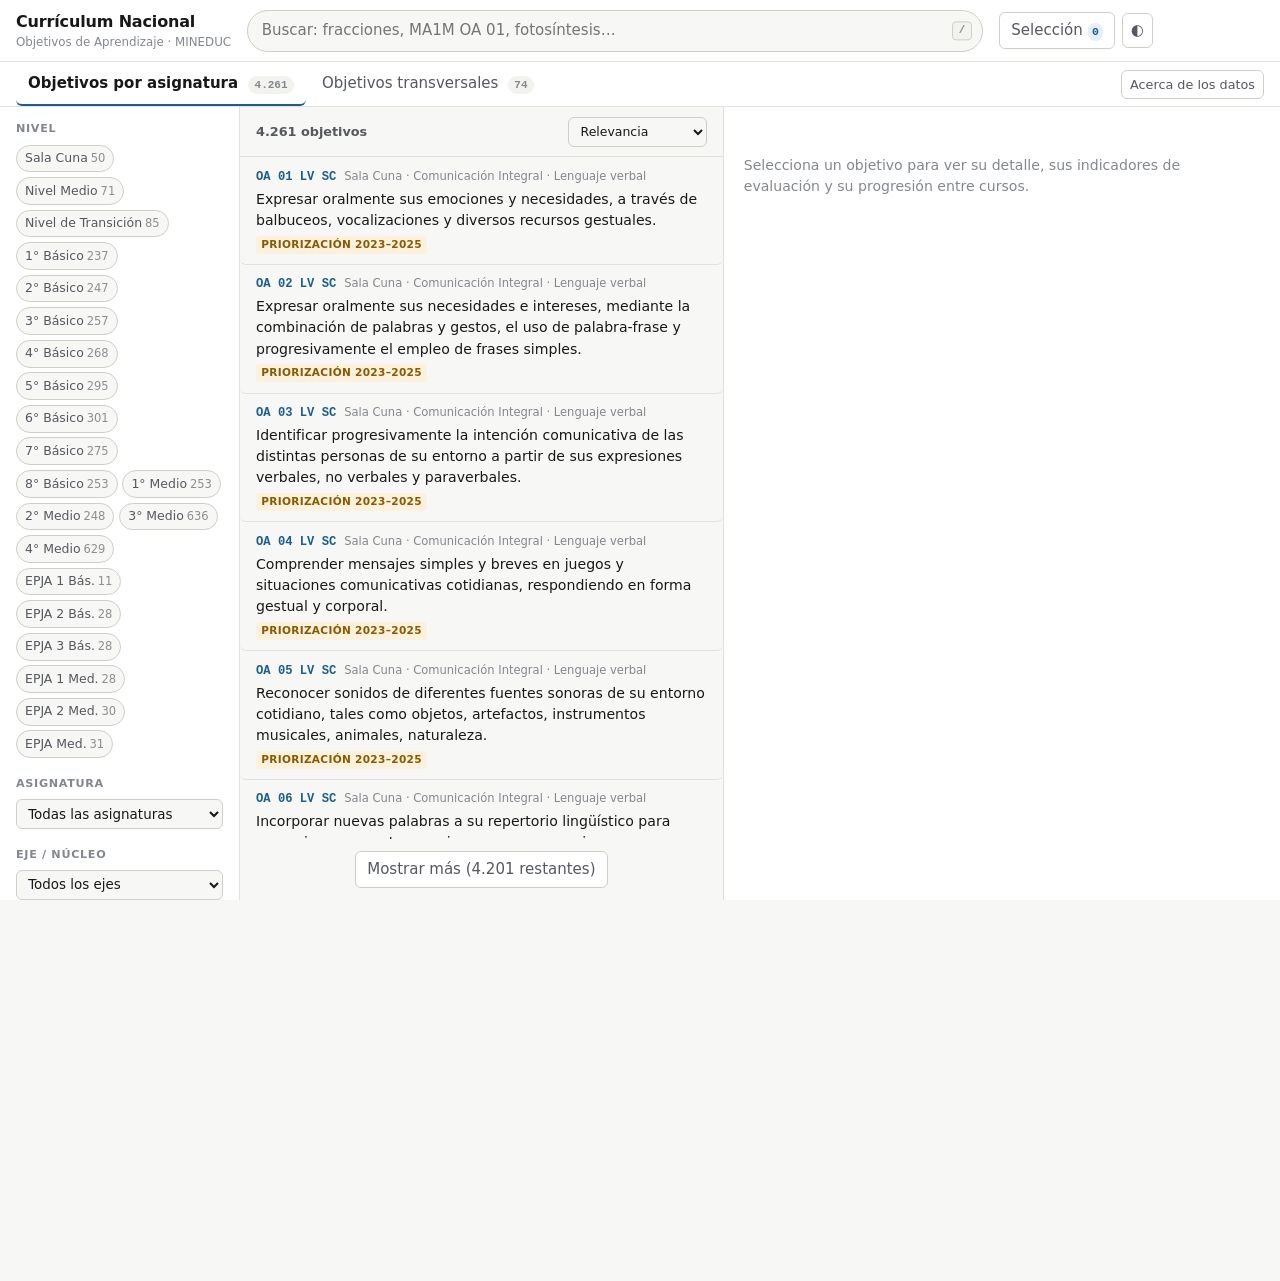
<file: index.html>
<!doctype html>
<html lang="es">
<head>
<meta charset="utf-8">
<meta name="viewport" content="width=device-width, initial-scale=1">
<title>Currículum Nacional · Navegador de Objetivos de Aprendizaje</title>
<meta name="description" content="Buscador y navegador de los Objetivos de Aprendizaje del currículum nacional chileno (MINEDUC), con sus Indicadores de Evaluación.">
<link rel="stylesheet" href="./assets/app.css">
</head>
<body>
<a class="skip" href="#results">Saltar al contenido</a>

<header class="topbar">
  <div class="brand">
    <h1>Currículum Nacional</h1>
    <p>Objetivos de Aprendizaje &middot; MINEDUC</p>
  </div>

  <form class="searchbar" role="search" autocomplete="off">
    <label class="sr" for="q">Buscar en el currículum</label>
    <input id="q" type="search" placeholder="Buscar: fracciones, MA1M OA 01, fotosíntesis…"
           spellcheck="false" enterkeyhint="search">
    <kbd class="hint">/</kbd>
    <button id="clear-q" type="button" class="ghost" hidden aria-label="Limpiar búsqueda">&times;</button>
  </form>

  <div class="topbar-actions">
    <button id="basket-toggle" class="ghost" aria-expanded="false">
      Selección <span id="basket-count" class="pill">0</span>
    </button>
    <button id="theme-toggle" class="ghost icon" aria-label="Cambiar tema" title="Cambiar tema">◐</button>
  </div>
</header>

<nav class="modebar" aria-label="Tipo de objetivo">
  <button id="mode-oa" class="mode" type="button" aria-pressed="true">
    Objetivos por asignatura <span id="mode-oa-n" class="n"></span>
  </button>
  <button id="mode-oat" class="mode" type="button" aria-pressed="false">
    Objetivos transversales <span id="mode-oat-n" class="n"></span>
  </button>
  <button id="about-toggle" class="ghost small about-toggle" type="button" aria-expanded="false"
          aria-controls="about">Acerca de los datos</button>
</nav>

<div id="status" class="status" role="status" aria-live="polite">Cargando currículum…</div>

<section id="about" class="about-panel" hidden aria-label="Acerca de los datos">
  <div class="about-head">
    <h2>Acerca de los datos</h2>
    <button id="about-close" class="ghost icon" type="button" aria-label="Cerrar">&times;</button>
  </div>
  <div id="about-body"></div>
</section>

<main hidden id="app">
  <aside class="filters" aria-label="Filtros">
    <button id="filters-toggle" class="ghost block filters-toggle" aria-expanded="true"
            aria-controls="filters-scroll">Filtros</button>
    <div class="filters-scroll" id="filters-scroll">
      <section class="fgroup oa-only">
        <h2>Nivel</h2>
        <div id="f-level" class="chips"></div>
      </section>
      <section class="fgroup oat-only" hidden>
        <h2>Base curricular</h2>
        <label class="sr" for="f-base">Base curricular</label>
        <select id="f-base"><option value="">Todas</option></select>
      </section>
      <section class="fgroup oat-only" hidden>
        <h2>Dimensión</h2>
        <label class="sr" for="f-dimension">Dimensión</label>
        <select id="f-dimension"><option value="">Todas</option></select>
      </section>
      <section class="fgroup oa-only">
        <h2>Asignatura</h2>
        <label class="sr" for="f-subject">Asignatura</label>
        <select id="f-subject"><option value="">Todas</option></select>
      </section>
      <section class="fgroup oa-only">
        <h2>Eje / Núcleo</h2>
        <label class="sr" for="f-strand">Eje</label>
        <select id="f-strand"><option value="">Todos</option></select>
      </section>
      <section class="fgroup oa-only">
        <h2>Tipo de objetivo</h2>
        <div id="f-category" class="chips"></div>
      </section>
      <section class="fgroup oa-only">
        <h2>Plan</h2>
        <div id="f-track" class="chips"></div>
      </section>
      <section class="fgroup oa-only">
        <h2>Solo mostrar</h2>
        <label class="check"><input type="checkbox" id="f-prioritized">
          Priorización 2023&ndash;2025</label>
        <label class="check"><input type="checkbox" id="f-indicators">
          Con indicadores de evaluación</label>
      </section>
      <section class="fgroup">
        <h2>Estado del currículum</h2>
        <label class="sr" for="f-status">Estado</label>
        <select id="f-status"><option value="">Todos los estados</option></select>
      </section>
      <button id="reset" class="ghost block">Limpiar filtros</button>

      <section class="fgroup about">
        <h2>Dataset</h2>
        <dl id="meta"></dl>
        <button id="about-open" class="ghost block small" type="button">Acerca de los datos</button>
        <p class="fineprint">
          Contenido curricular: Ministerio de Educación de Chile, Unidad de Currículum y
          Evaluación &mdash;
          <a href="https://www.curriculumnacional.cl" rel="noopener">curriculumnacional.cl</a>.
          Proyecto independiente, no oficial.
        </p>
      </section>
    </div>
  </aside>

  <section class="results" id="results" aria-label="Resultados">
    <div class="results-head">
      <h2 id="result-count">&nbsp;</h2>
      <div class="sortbox">
        <label class="sr" for="sort">Ordenar</label>
        <select id="sort">
          <option value="relevance">Relevancia</option>
          <option value="curriculum">Orden curricular</option>
          <option value="code">Código</option>
          <option value="indicators">Más indicadores</option>
        </select>
      </div>
    </div>
    <ol id="list" class="list"></ol>
    <div id="more-wrap" class="more-wrap" hidden>
      <button id="more" class="ghost">Mostrar más</button>
    </div>
    <p id="empty" class="empty" hidden></p>
  </section>

  <aside class="detail" id="detail" aria-label="Detalle" tabindex="-1">
    <p class="detail-placeholder">Selecciona un objetivo para ver su detalle,
      sus indicadores de evaluación y su progresión entre cursos.</p>
  </aside>
</main>

<div id="basket" class="basket" hidden aria-label="Selección">
  <div class="basket-head">
    <h2>Selección</h2>
    <div class="basket-head-actions">
      <button id="basket-clear" class="ghost small">Vaciar</button>
      <button id="basket-close" class="ghost icon" aria-label="Cerrar">&times;</button>
    </div>
  </div>
  <ol id="basket-list" class="basket-list"></ol>
  <div class="basket-foot">
    <label class="sr" for="export-format">Formato</label>
    <select id="export-format">
      <option value="markdown">Markdown</option>
      <option value="text">Texto plano</option>
      <option value="prompt">Bloque para LLM</option>
      <option value="csv">CSV</option>
      <option value="json">JSON</option>
    </select>
    <button id="basket-copy" class="primary">Copiar</button>
    <button id="basket-download" class="ghost">Descargar</button>
  </div>
</div>

<script src="./assets/app.js" type="module"></script>
</body>
</html>
</file>
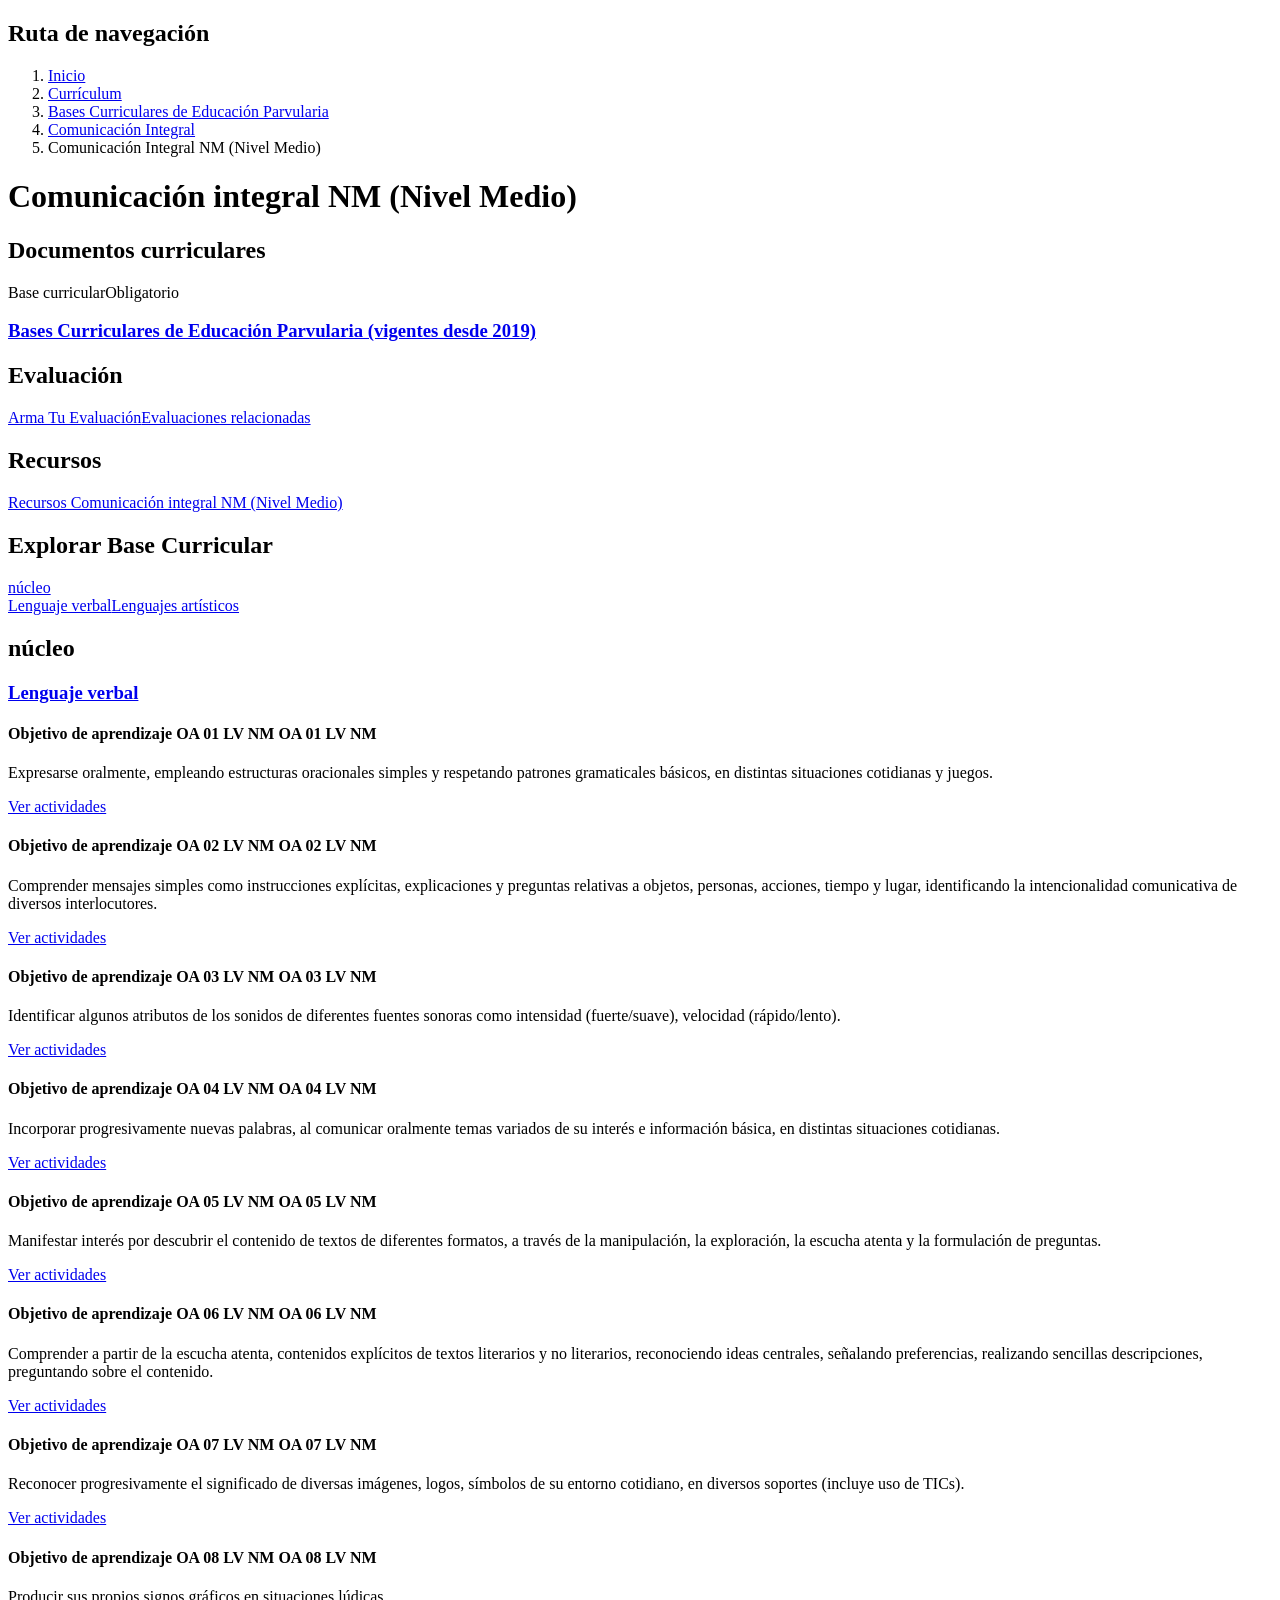
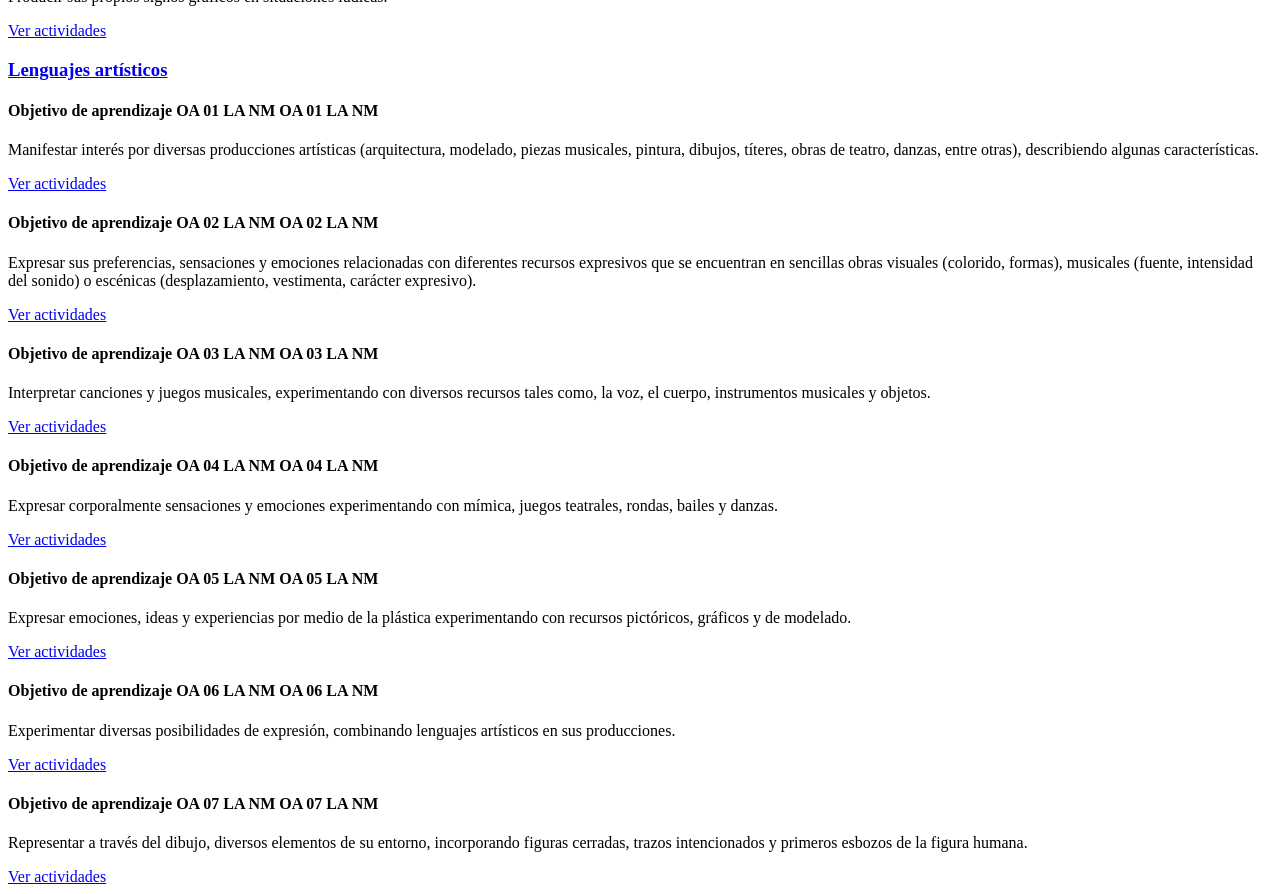
<file: tests/fixtures/comunicacion_integral_nm.html>
<!doctype html><html lang="es"><body><nav aria-label="breadcrumb">
    <h2 id="system-breadcrumb" class="visually-hidden">Ruta de navegación</h2>
    <ol class="breadcrumb">
          <li class="breadcrumb-item">
                  <a href="/">Inicio</a>
              </li>
          <li class="breadcrumb-item">
                  <a href="/curriculum">Currículum</a>
              </li>
          <li class="breadcrumb-item">
                  <a href="/curriculum/educacion-parvularia">Bases Curriculares de Educación Parvularia</a>
              </li>
          <li class="breadcrumb-item">
                  <a href="/curriculum/educacion-parvularia/comunicacion-integral">Comunicación Integral</a>
              </li>
          <li class="breadcrumb-item">
                  Comunicación Integral NM (Nivel Medio)
              </li>
        </ol>
  </nav>

  </div>

  </div>

        <div class="row g-4">
            <div class="order-1 order-lg-2 col-12">
          <div class="region region-content">
    <div data-drupal-messages-fallback class="hidden"></div>
<div id="block-c-theme-page-title" class="block block-core block-page-title-block">
  
    
      <div style="background-color:#FECE7A;" class="color-subject"></div>

<h1>Comunicación integral NM (Nivel Medio)</h1>


  </div>
<div id="block-c-theme-content" class="block block-system block-system-main-block">
  
    
      <div class="documents-wrapper"><h2>Documentos curriculares</h2>
<div class="three-grid-content">
<article class="node node--type-recurso node--promoted node--view-mode-card">

  

  
<div  class="card--content">
    
<div  class="inline-flex">
    <span class="badge rounded-pill bg-info text-dark">Base curricular</span><span class="badge rounded-pill dark">Obligatorio</span>
  </div>

            <div class="field field--name-title field--type-string field--label-hidden field__item"><h3><a href="/recursos/educacion-parvularia-vigentes-2019" hreflang="es">Bases Curriculares de Educación Parvularia (vigentes desde 2019)</a></h3></div>
      
  </div>

  

</article>
</div>
</div>
<div class="links-refer three-grid-content mb-5"><div class="content"><h2>Evaluación</h2>
<a href="/evaluacion/arma-tu-evaluacion?field_cn_grades=17&amp;field_cn_subjects=123" class="link-button-more">Arma Tu Evaluación</a><a href="http://www.curriculumnacional.cl/buscador?f%5B0%5D=bases%3A5&amp;f%5B1%5D=grades%3A17&amp;f%5B2%5D=subjects%3A123&amp;f%5B3%5D=evaluacion%3A52" class="link-button-more">Evaluaciones relacionadas</a></div>
<div class="content"><h2>Recursos</h2>
<a href="http://www.curriculumnacional.cl/buscador?f%5B0%5D=bases%3A5&amp;f%5B1%5D=grades%3A17&amp;f%5B2%5D=subjects%3A123&amp;f%5B3%5D=actividad%3A161&amp;f%5B4%5D=actividad%3A31&amp;f%5B5%5D=actividad%3A33&amp;f%5B6%5D=actividad%3A164" class="link-button-more">Recursos Comunicación integral NM (Nivel Medio)</a></div>
</div>
<div class="data-wrapper"><h2>Explorar Base Curricular</h2>
<div class="data-subject-wrapper"><div class="sidebar"><div class="menu-wrapper"><a href="#ncleo-123" class="header-menu">núcleo</a><div class="sidebar-menu"><a href="#ncleo-123--102">Lenguaje verbal</a><a href="#ncleo-123--103">Lenguajes artísticos</a></div>
</div>
</div>
<div class="main"><div class="content-wrapper"><h2 id="ncleo-123">núcleo</h2>
<div class="items-wrapper"><h3 id="ncleo-123--102" class="link"><a href="/curriculum/educacion-parvularia/comunicacion-integral#ncleo-123--102">Lenguaje verbal</a></h3>
<div class="item-wrappers"><div class="item-wrapper prioritized"><h4 class="wrapper-title-oa prioritized"><span class="oa-title">Objetivo de aprendizaje OA 01 LV NM</span><span class="number-title">   OA 01 LV NM</span></h4>

            <div class="clearfix text-formatted field field--name-description field--type-text-long field--label-hidden field__item"><div class="tex2jax_process"><div class="tex2jax_process"><p>Expresarse oralmente, empleando estructuras oracionales simples y respetando patrones gramaticales básicos, en distintas situaciones cotidianas y juegos.</p></div></div></div>
      <a href="/curriculum/educacion-parvularia/comunicacion-integral/nm-nivel-medio/oa-01-lv-nm" class="link-more">Ver actividades</a></div>
<div class="item-wrapper prioritized"><h4 class="wrapper-title-oa prioritized"><span class="oa-title">Objetivo de aprendizaje OA 02 LV NM</span><span class="number-title">   OA 02 LV NM</span></h4>

            <div class="clearfix text-formatted field field--name-description field--type-text-long field--label-hidden field__item"><div class="tex2jax_process"><div class="tex2jax_process"><p>Comprender mensajes simples como instrucciones explícitas, explicaciones y preguntas relativas a objetos, personas, acciones, tiempo y lugar, identificando la intencionalidad comunicativa de diversos interlocutores.</p></div></div></div>
      <a href="/curriculum/educacion-parvularia/comunicacion-integral/nm-nivel-medio/oa-02-lv-nm" class="link-more">Ver actividades</a></div>
<div class="item-wrapper prioritized"><h4 class="wrapper-title-oa prioritized"><span class="oa-title">Objetivo de aprendizaje OA 03 LV NM</span><span class="number-title">   OA 03 LV NM</span></h4>

            <div class="clearfix text-formatted field field--name-description field--type-text-long field--label-hidden field__item"><div class="tex2jax_process"><div class="tex2jax_process"><p>Identificar algunos atributos de los sonidos de diferentes fuentes sonoras como intensidad (fuerte/suave), velocidad (rápido/lento).</p></div></div></div>
      <a href="/curriculum/educacion-parvularia/comunicacion-integral/nm-nivel-medio/oa-03-lv-nm" class="link-more">Ver actividades</a></div>
<div class="item-wrapper prioritized"><h4 class="wrapper-title-oa prioritized"><span class="oa-title">Objetivo de aprendizaje OA 04 LV NM</span><span class="number-title">   OA 04 LV NM</span></h4>

            <div class="clearfix text-formatted field field--name-description field--type-text-long field--label-hidden field__item"><div class="tex2jax_process"><div class="tex2jax_process"><p>Incorporar progresivamente nuevas palabras, al comunicar oralmente temas variados de su interés e información básica, en distintas situaciones cotidianas.</p></div></div></div>
      <a href="/curriculum/educacion-parvularia/comunicacion-integral/nm-nivel-medio/oa-04-lv-nm" class="link-more">Ver actividades</a></div>
<div class="item-wrapper prioritized"><h4 class="wrapper-title-oa prioritized"><span class="oa-title">Objetivo de aprendizaje OA 05 LV NM</span><span class="number-title">   OA 05 LV NM</span></h4>

            <div class="clearfix text-formatted field field--name-description field--type-text-long field--label-hidden field__item"><div class="tex2jax_process"><div class="tex2jax_process"><p>Manifestar interés por descubrir el contenido de textos de diferentes formatos, a través de la manipulación, la exploración, la escucha atenta y la formulación de preguntas.</p></div></div></div>
      <a href="/curriculum/educacion-parvularia/comunicacion-integral/nm-nivel-medio/oa-05-lv-nm" class="link-more">Ver actividades</a></div>
<div class="item-wrapper prioritized"><h4 class="wrapper-title-oa prioritized"><span class="oa-title">Objetivo de aprendizaje OA 06 LV NM</span><span class="number-title">   OA 06 LV NM</span></h4>

            <div class="clearfix text-formatted field field--name-description field--type-text-long field--label-hidden field__item"><div class="tex2jax_process"><div class="tex2jax_process"><p>Comprender a partir de la escucha atenta, contenidos explícitos de textos literarios y no literarios, reconociendo ideas centrales, señalando preferencias, realizando sencillas descripciones, preguntando sobre el contenido.</p></div></div></div>
      <a href="/curriculum/educacion-parvularia/comunicacion-integral/nm-nivel-medio/oa-06-lv-nm" class="link-more">Ver actividades</a></div>
<div class="item-wrapper prioritized"><h4 class="wrapper-title-oa prioritized"><span class="oa-title">Objetivo de aprendizaje OA 07 LV NM</span><span class="number-title">   OA 07 LV NM</span></h4>

            <div class="clearfix text-formatted field field--name-description field--type-text-long field--label-hidden field__item"><div class="tex2jax_process"><div class="tex2jax_process"><p>Reconocer progresivamente el significado de diversas imágenes, logos, símbolos de su entorno cotidiano, en diversos soportes (incluye uso de TICs).</p></div></div></div>
      <a href="/curriculum/educacion-parvularia/comunicacion-integral/nm-nivel-medio/oa-07-lv-nm" class="link-more">Ver actividades</a></div>
<div class="item-wrapper prioritized"><h4 class="wrapper-title-oa prioritized"><span class="oa-title">Objetivo de aprendizaje OA 08 LV NM</span><span class="number-title">   OA 08 LV NM</span></h4>

            <div class="clearfix text-formatted field field--name-description field--type-text-long field--label-hidden field__item"><div class="tex2jax_process"><div class="tex2jax_process"><p>Producir sus propios signos gráficos en situaciones lúdicas.</p></div></div></div>
      <a href="/curriculum/educacion-parvularia/comunicacion-integral/nm-nivel-medio/oa-08-lv-nm" class="link-more">Ver actividades</a></div>
</div>
</div>
<div class="items-wrapper"><h3 id="ncleo-123--103" class="link"><a href="/curriculum/educacion-parvularia/comunicacion-integral#ncleo-123--103">Lenguajes artísticos</a></h3>
<div class="item-wrappers"><div class="item-wrapper prioritized"><h4 class="wrapper-title-oa prioritized"><span class="oa-title">Objetivo de aprendizaje OA 01 LA NM</span><span class="number-title">   OA 01 LA NM</span></h4>

            <div class="clearfix text-formatted field field--name-description field--type-text-long field--label-hidden field__item"><div class="tex2jax_process"><div class="tex2jax_process"><p>Manifestar interés por diversas producciones artísticas (arquitectura, modelado, piezas musicales, pintura, dibujos, títeres, obras de teatro, danzas, entre otras), describiendo algunas características. </p></div></div></div>
      <a href="/curriculum/educacion-parvularia/comunicacion-integral/nm-nivel-medio/oa-01-nm" class="link-more">Ver actividades</a></div>
<div class="item-wrapper prioritized"><h4 class="wrapper-title-oa prioritized"><span class="oa-title">Objetivo de aprendizaje OA 02 LA NM</span><span class="number-title">   OA 02 LA NM</span></h4>

            <div class="clearfix text-formatted field field--name-description field--type-text-long field--label-hidden field__item"><div class="tex2jax_process"><div class="tex2jax_process"><p>Expresar sus preferencias, sensaciones y emociones relacionadas con diferentes recursos expresivos que se encuentran en sencillas obras visuales (colorido, formas), musicales (fuente, intensidad del sonido) o escénicas (desplazamiento, vestimenta, carácter expresivo).</p></div></div></div>
      <a href="/curriculum/educacion-parvularia/comunicacion-integral/nm-nivel-medio/oa-02-nm" class="link-more">Ver actividades</a></div>
<div class="item-wrapper prioritized"><h4 class="wrapper-title-oa prioritized"><span class="oa-title">Objetivo de aprendizaje OA 03 LA NM</span><span class="number-title">   OA 03 LA NM</span></h4>

            <div class="clearfix text-formatted field field--name-description field--type-text-long field--label-hidden field__item"><div class="tex2jax_process"><div class="tex2jax_process"><p>Interpretar canciones y juegos musicales, experimentando con diversos recursos tales como, la voz, el cuerpo, instrumentos musicales y objetos.</p></div></div></div>
      <a href="/curriculum/educacion-parvularia/comunicacion-integral/nm-nivel-medio/oa-03-nm" class="link-more">Ver actividades</a></div>
<div class="item-wrapper prioritized"><h4 class="wrapper-title-oa prioritized"><span class="oa-title">Objetivo de aprendizaje OA 04 LA NM</span><span class="number-title">   OA 04 LA NM</span></h4>

            <div class="clearfix text-formatted field field--name-description field--type-text-long field--label-hidden field__item"><div class="tex2jax_process"><div class="tex2jax_process"><p>Expresar corporalmente sensaciones y emociones experimentando con mímica, juegos teatrales, rondas, bailes y danzas.</p></div></div></div>
      <a href="/curriculum/educacion-parvularia/comunicacion-integral/nm-nivel-medio/oa-04-nm" class="link-more">Ver actividades</a></div>
<div class="item-wrapper prioritized"><h4 class="wrapper-title-oa prioritized"><span class="oa-title">Objetivo de aprendizaje OA 05 LA NM</span><span class="number-title">   OA 05 LA NM</span></h4>

            <div class="clearfix text-formatted field field--name-description field--type-text-long field--label-hidden field__item"><div class="tex2jax_process"><div class="tex2jax_process"><p>Expresar emociones, ideas y experiencias por medio de la plástica experimentando con recursos pictóricos, gráficos y de modelado.</p></div></div></div>
      <a href="/curriculum/educacion-parvularia/comunicacion-integral/nm-nivel-medio/oa-05-nm" class="link-more">Ver actividades</a></div>
<div class="item-wrapper prioritized"><h4 class="wrapper-title-oa prioritized"><span class="oa-title">Objetivo de aprendizaje OA 06 LA NM</span><span class="number-title">   OA 06 LA NM</span></h4>

            <div class="clearfix text-formatted field field--name-description field--type-text-long field--label-hidden field__item"><div class="tex2jax_process"><div class="tex2jax_process"><p>Experimentar diversas posibilidades de expresión, combinando lenguajes artísticos en sus producciones. </p></div></div></div>
      <a href="/curriculum/educacion-parvularia/comunicacion-integral/nm-nivel-medio/oa-06-nm" class="link-more">Ver actividades</a></div>
<div class="item-wrapper prioritized"><h4 class="wrapper-title-oa prioritized"><span class="oa-title">Objetivo de aprendizaje OA 07 LA NM</span><span class="number-title">   OA 07 LA NM</span></h4>

            <div class="clearfix text-formatted field field--name-description field--type-text-long field--label-hidden field__item"><div class="tex2jax_process"><div class="tex2jax_process"><p>Representar a través del dibujo, diversos elementos de su entorno, incorporando figuras cerradas, trazos intencionados y primeros esbozos de la figura humana.</p></div></div></div>
      <a href="/curriculum/educacion-parvularia/comunicacion-integral/nm-nivel-medio/oa-07-nm" class="link-more">Ver actividades</a></div>
</div>
</div>
</div>
</div>
</div>
</div>

  </div>

  </div>

      </div>
          </div>
  </div>

</main>

  </body></html>
</file>
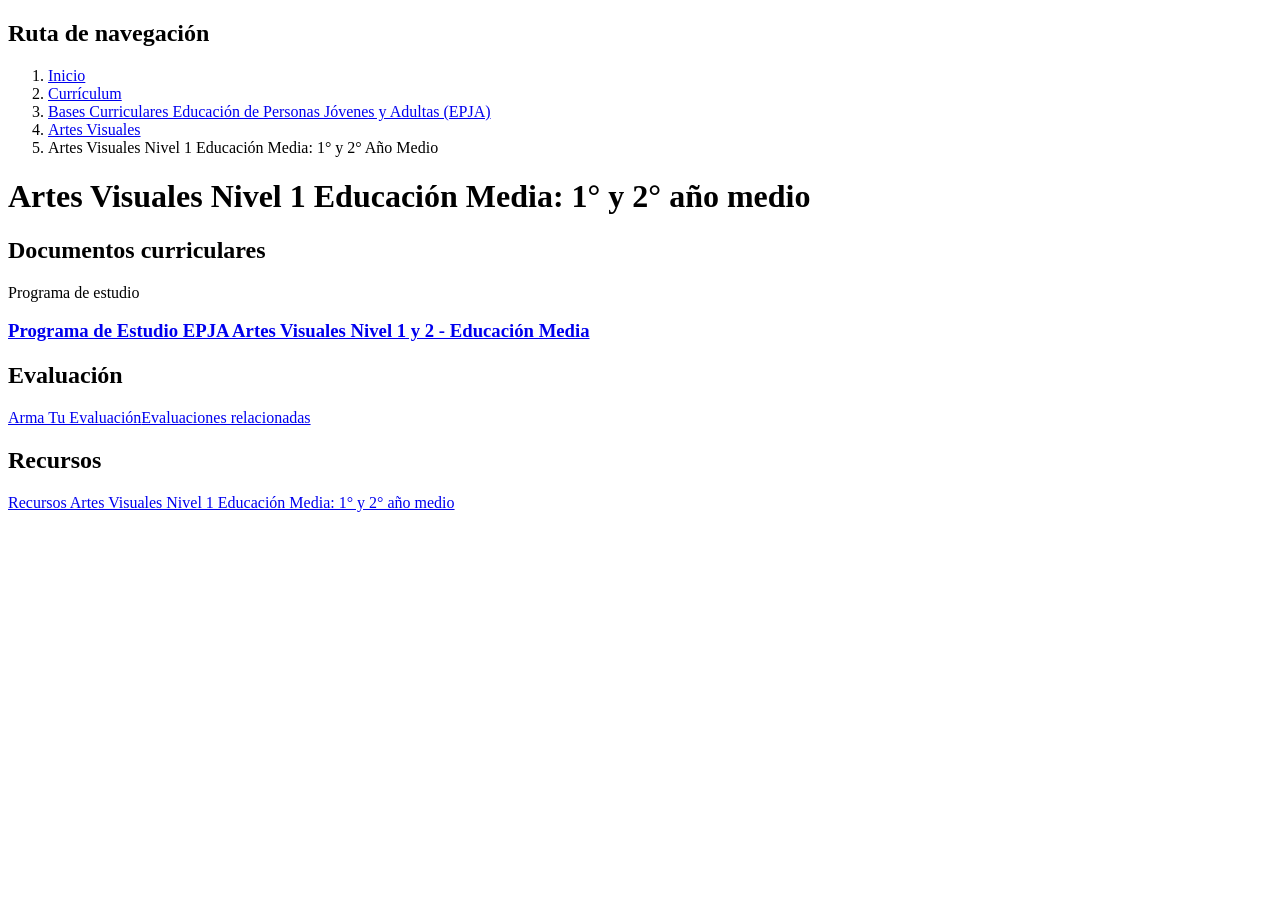
<file: tests/fixtures/epja_artes_visuales_n1_media.html>
<!doctype html><html lang="es"><body><nav aria-label="breadcrumb">
    <h2 id="system-breadcrumb" class="visually-hidden">Ruta de navegación</h2>
    <ol class="breadcrumb">
          <li class="breadcrumb-item">
                  <a href="/">Inicio</a>
              </li>
          <li class="breadcrumb-item">
                  <a href="/curriculum">Currículum</a>
              </li>
          <li class="breadcrumb-item">
                  <a href="/curriculum/bases-curriculares-educacion-personas-jovenes-adultas-epja">Bases Curriculares Educación de Personas Jóvenes y Adultas (EPJA)</a>
              </li>
          <li class="breadcrumb-item">
                  <a href="/curriculum/bases-curriculares-educacion-personas-jovenes-adultas-epja/artes-visuales">Artes Visuales</a>
              </li>
          <li class="breadcrumb-item">
                  Artes Visuales Nivel 1 Educación Media: 1° y 2° Año Medio
              </li>
        </ol>
  </nav>

  </div>

  </div>

        <div class="row g-4">
            <div class="order-1 order-lg-2 col-12">
          <div class="region region-content">
    <div data-drupal-messages-fallback class="hidden"></div>
<div id="block-c-theme-page-title" class="block block-core block-page-title-block">
  
    
      <div style="background-color:#91398D;" class="color-subject"></div>

<h1>Artes Visuales Nivel 1 Educación Media: 1° y 2° año medio </h1>


  </div>
<div id="block-c-theme-content" class="block block-system block-system-main-block">
  
    
      <div class="documents-wrapper"><h2>Documentos curriculares</h2>
<div class="three-grid-content">
<article class="node node--type-recurso node--promoted node--view-mode-card">

  

  
<div  class="card--content">
    
<div  class="inline-flex">
    <span class="badge rounded-pill bg-info text-dark">Programa de estudio</span>
  </div>

            <div class="field field--name-title field--type-string field--label-hidden field__item"><h3><a href="/recursos/programa-estudio-epja-artes-visuales-nivel-1-2-educacion-media" hreflang="es">Programa de Estudio EPJA Artes Visuales Nivel 1 y 2 - Educación Media  </a></h3></div>
      
  </div>

  

</article>
</div>
</div>
<div class="links-refer three-grid-content mb-5"><div class="content"><h2>Evaluación</h2>
<a href="/evaluacion/arma-tu-evaluacion?field_cn_grades=31&amp;field_cn_subjects=144" class="link-button-more">Arma Tu Evaluación</a><a href="http://www.curriculumnacional.cl/buscador?f%5B0%5D=bases%3A8&amp;f%5B1%5D=grades%3A31&amp;f%5B2%5D=subjects%3A144&amp;f%5B3%5D=evaluacion%3A52" class="link-button-more">Evaluaciones relacionadas</a></div>
<div class="content"><h2>Recursos</h2>
<a href="http://www.curriculumnacional.cl/buscador?f%5B0%5D=bases%3A8&amp;f%5B1%5D=grades%3A31&amp;f%5B2%5D=subjects%3A144&amp;f%5B3%5D=actividad%3A161&amp;f%5B4%5D=actividad%3A31&amp;f%5B5%5D=actividad%3A33&amp;f%5B6%5D=actividad%3A164" class="link-button-more">Recursos Artes Visuales Nivel 1 Educación Media: 1° y 2° año medio </a></div>
</div>

  </div>

  </div>

      </div>
          </div>
  </div>

</main>

  </body></html>
</file>
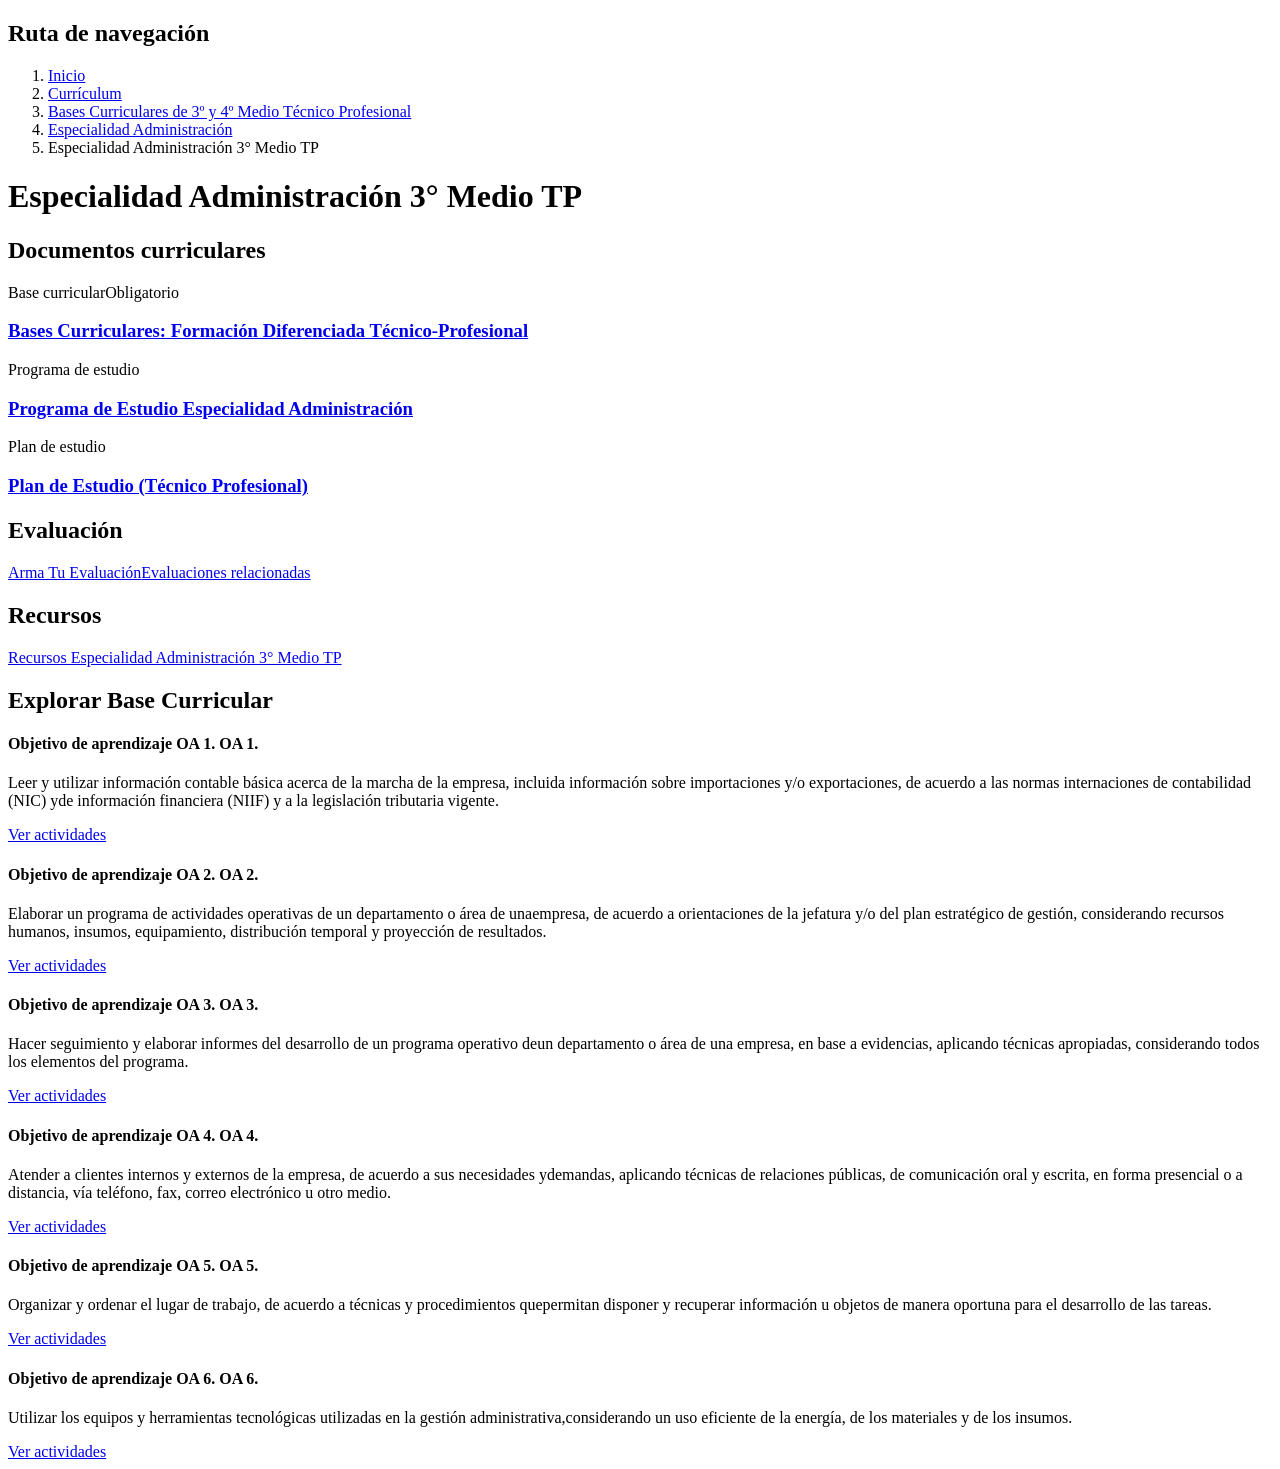
<file: tests/fixtures/especialidad_administracion_3_medio_tp.html>
<!doctype html><html lang="es"><body><nav aria-label="breadcrumb">
    <h2 id="system-breadcrumb" class="visually-hidden">Ruta de navegación</h2>
    <ol class="breadcrumb">
          <li class="breadcrumb-item">
                  <a href="/">Inicio</a>
              </li>
          <li class="breadcrumb-item">
                  <a href="/curriculum">Currículum</a>
              </li>
          <li class="breadcrumb-item">
                  <a href="/curriculum/3o-4o-medio-tecnico-profesional">Bases Curriculares de 3º y 4º Medio Técnico Profesional</a>
              </li>
          <li class="breadcrumb-item">
                  <a href="/curriculum/3o-4o-medio-tecnico-profesional/especialidad-administracion">Especialidad Administración</a>
              </li>
          <li class="breadcrumb-item">
                  Especialidad Administración 3° Medio TP
              </li>
        </ol>
  </nav>

  </div>

  </div>

        <div class="row g-4">
            <div class="order-1 order-lg-2 col-12">
          <div class="region region-content">
    <div data-drupal-messages-fallback class="hidden"></div>
<div id="block-c-theme-page-title" class="block block-core block-page-title-block">
  
    
      <div style="background-color:#EE7A28;" class="color-subject"></div>

<h1>Especialidad Administración 3° Medio TP</h1>


  </div>
<div id="block-c-theme-content" class="block block-system block-system-main-block">
  
    
      <div class="documents-wrapper"><h2>Documentos curriculares</h2>
<div class="three-grid-content">
<article class="node node--type-recurso node--promoted node--view-mode-card">

  

  
<div  class="card--content">
    
<div  class="inline-flex">
    <span class="badge rounded-pill bg-info text-dark">Base curricular</span><span class="badge rounded-pill dark">Obligatorio</span>
  </div>

            <div class="field field--name-title field--type-string field--label-hidden field__item"><h3><a href="/recursos/bases-curriculares-formacion-diferenciada-tecnico-profesional" hreflang="es">Bases Curriculares: Formación Diferenciada Técnico-Profesional</a></h3></div>
      
  </div>

  

</article>

<article class="node node--type-recurso node--promoted node--view-mode-card">

  

  
<div  class="card--content">
    
<div  class="inline-flex">
    <span class="badge rounded-pill bg-info text-dark">Programa de estudio</span>
  </div>

            <div class="field field--name-title field--type-string field--label-hidden field__item"><h3><a href="/recursos/programa-estudio-especialidad-administracion" hreflang="es">Programa de Estudio Especialidad Administración</a></h3></div>
      
  </div>

  

</article>

<article class="node node--type-recurso node--promoted node--view-mode-card">

  

  
<div  class="card--content">
    
<div  class="inline-flex">
    <span class="badge rounded-pill bg-info text-dark">Plan de estudio</span>
  </div>

            <div class="field field--name-title field--type-string field--label-hidden field__item"><h3><a href="/recursos/plan-estudio-tecnico-profesional" hreflang="es">Plan de Estudio (Técnico Profesional)</a></h3></div>
      
  </div>

  

</article>
</div>
</div>
<div class="links-refer three-grid-content mb-5"><div class="content"><h2>Evaluación</h2>
<a href="/evaluacion/arma-tu-evaluacion?field_cn_grades=1&amp;field_cn_subjects=1" class="link-button-more">Arma Tu Evaluación</a><a href="http://www.curriculumnacional.cl/buscador?f%5B0%5D=bases%3A3&amp;f%5B1%5D=grades%3A1&amp;f%5B2%5D=subjects%3A1&amp;f%5B3%5D=evaluacion%3A52" class="link-button-more">Evaluaciones relacionadas</a></div>
<div class="content"><h2>Recursos</h2>
<a href="http://www.curriculumnacional.cl/buscador?f%5B0%5D=bases%3A3&amp;f%5B1%5D=grades%3A1&amp;f%5B2%5D=subjects%3A1&amp;f%5B3%5D=actividad%3A161&amp;f%5B4%5D=actividad%3A31&amp;f%5B5%5D=actividad%3A33&amp;f%5B6%5D=actividad%3A164" class="link-button-more">Recursos Especialidad Administración 3° Medio TP</a></div>
</div>
<div class="data-wrapper"><h2>Explorar Base Curricular</h2>
<div class="data-subject-wrapper"><div class="main"><div class="content-wrapper"><div class="items-wrapper"><div class="item-wrappers"><div class="item-wrapper"><h4 class="wrapper-title-oa"><span class="oa-title">Objetivo de aprendizaje OA 1.</span><span class="number-title">   OA 1.</span></h4>

            <div class="clearfix text-formatted field field--name-description field--type-text-long field--label-hidden field__item"><div class="tex2jax_process"><div class="tex2jax_process"><p>Leer y utilizar información contable básica acerca de la marcha de la empresa, incluida información sobre importaciones y/o exportaciones, de acuerdo a las normas internaciones de contabilidad (NIC) yde información financiera (NIIF) y a la legislación tributaria vigente.</p></div></div></div>
      <a href="/curriculum/3o-4o-medio-tecnico-profesional/especialidad-administracion/3-medio-tp/oa-1" class="link-more">Ver actividades</a></div>
<div class="item-wrapper"><h4 class="wrapper-title-oa"><span class="oa-title">Objetivo de aprendizaje OA 2.</span><span class="number-title">   OA 2.</span></h4>

            <div class="clearfix text-formatted field field--name-description field--type-text-long field--label-hidden field__item"><div class="tex2jax_process"><div class="tex2jax_process"><p>Elaborar un programa de actividades operativas de un departamento o área de unaempresa, de acuerdo a orientaciones de la jefatura y/o del plan estratégico de gestión, considerando recursos humanos, insumos, equipamiento, distribución temporal y proyección de resultados.</p></div></div></div>
      <a href="/curriculum/3o-4o-medio-tecnico-profesional/especialidad-administracion/3-medio-tp/oa-2" class="link-more">Ver actividades</a></div>
<div class="item-wrapper"><h4 class="wrapper-title-oa"><span class="oa-title">Objetivo de aprendizaje OA 3.</span><span class="number-title">   OA 3.</span></h4>

            <div class="clearfix text-formatted field field--name-description field--type-text-long field--label-hidden field__item"><div class="tex2jax_process"><div class="tex2jax_process"><p>Hacer seguimiento y elaborar informes del desarrollo de un programa operativo deun departamento o área de una empresa, en base a evidencias, aplicando técnicas apropiadas, considerando todos los elementos del programa.</p></div></div></div>
      <a href="/curriculum/3o-4o-medio-tecnico-profesional/especialidad-administracion/3-medio-tp/oa-3" class="link-more">Ver actividades</a></div>
<div class="item-wrapper"><h4 class="wrapper-title-oa"><span class="oa-title">Objetivo de aprendizaje OA 4.</span><span class="number-title">   OA 4.</span></h4>

            <div class="clearfix text-formatted field field--name-description field--type-text-long field--label-hidden field__item"><div class="tex2jax_process"><div class="tex2jax_process"><p>Atender a clientes internos y externos de la empresa, de acuerdo a sus necesidades ydemandas, aplicando técnicas de relaciones públicas, de comunicación oral y escrita, en forma presencial o a distancia, vía teléfono, fax, correo electrónico u otro medio.</p></div></div></div>
      <a href="/curriculum/3o-4o-medio-tecnico-profesional/especialidad-administracion/3-medio-tp/oa-4" class="link-more">Ver actividades</a></div>
<div class="item-wrapper"><h4 class="wrapper-title-oa"><span class="oa-title">Objetivo de aprendizaje OA 5.</span><span class="number-title">   OA 5.</span></h4>

            <div class="clearfix text-formatted field field--name-description field--type-text-long field--label-hidden field__item"><div class="tex2jax_process"><div class="tex2jax_process"><p>Organizar y ordenar el lugar de trabajo, de acuerdo a técnicas y procedimientos quepermitan disponer y recuperar información u objetos de manera oportuna para el desarrollo de las tareas.</p></div></div></div>
      <a href="/curriculum/3o-4o-medio-tecnico-profesional/especialidad-administracion/3-medio-tp/oa-5" class="link-more">Ver actividades</a></div>
<div class="item-wrapper"><h4 class="wrapper-title-oa"><span class="oa-title">Objetivo de aprendizaje OA 6.</span><span class="number-title">   OA 6.</span></h4>

            <div class="clearfix text-formatted field field--name-description field--type-text-long field--label-hidden field__item"><div class="tex2jax_process"><div class="tex2jax_process"><p>Utilizar los equipos y herramientas tecnológicas utilizadas en la gestión administrativa,considerando un uso eficiente de la energía, de los materiales y de los insumos.</p></div></div></div>
      <a href="/curriculum/3o-4o-medio-tecnico-profesional/especialidad-administracion/3-medio-tp/oa-6" class="link-more">Ver actividades</a></div>
</div>
</div>
</div>
</div>
</div>
</div>

  </div>

  </div>

      </div>
          </div>
  </div>

</main>

  </body></html>
</file>
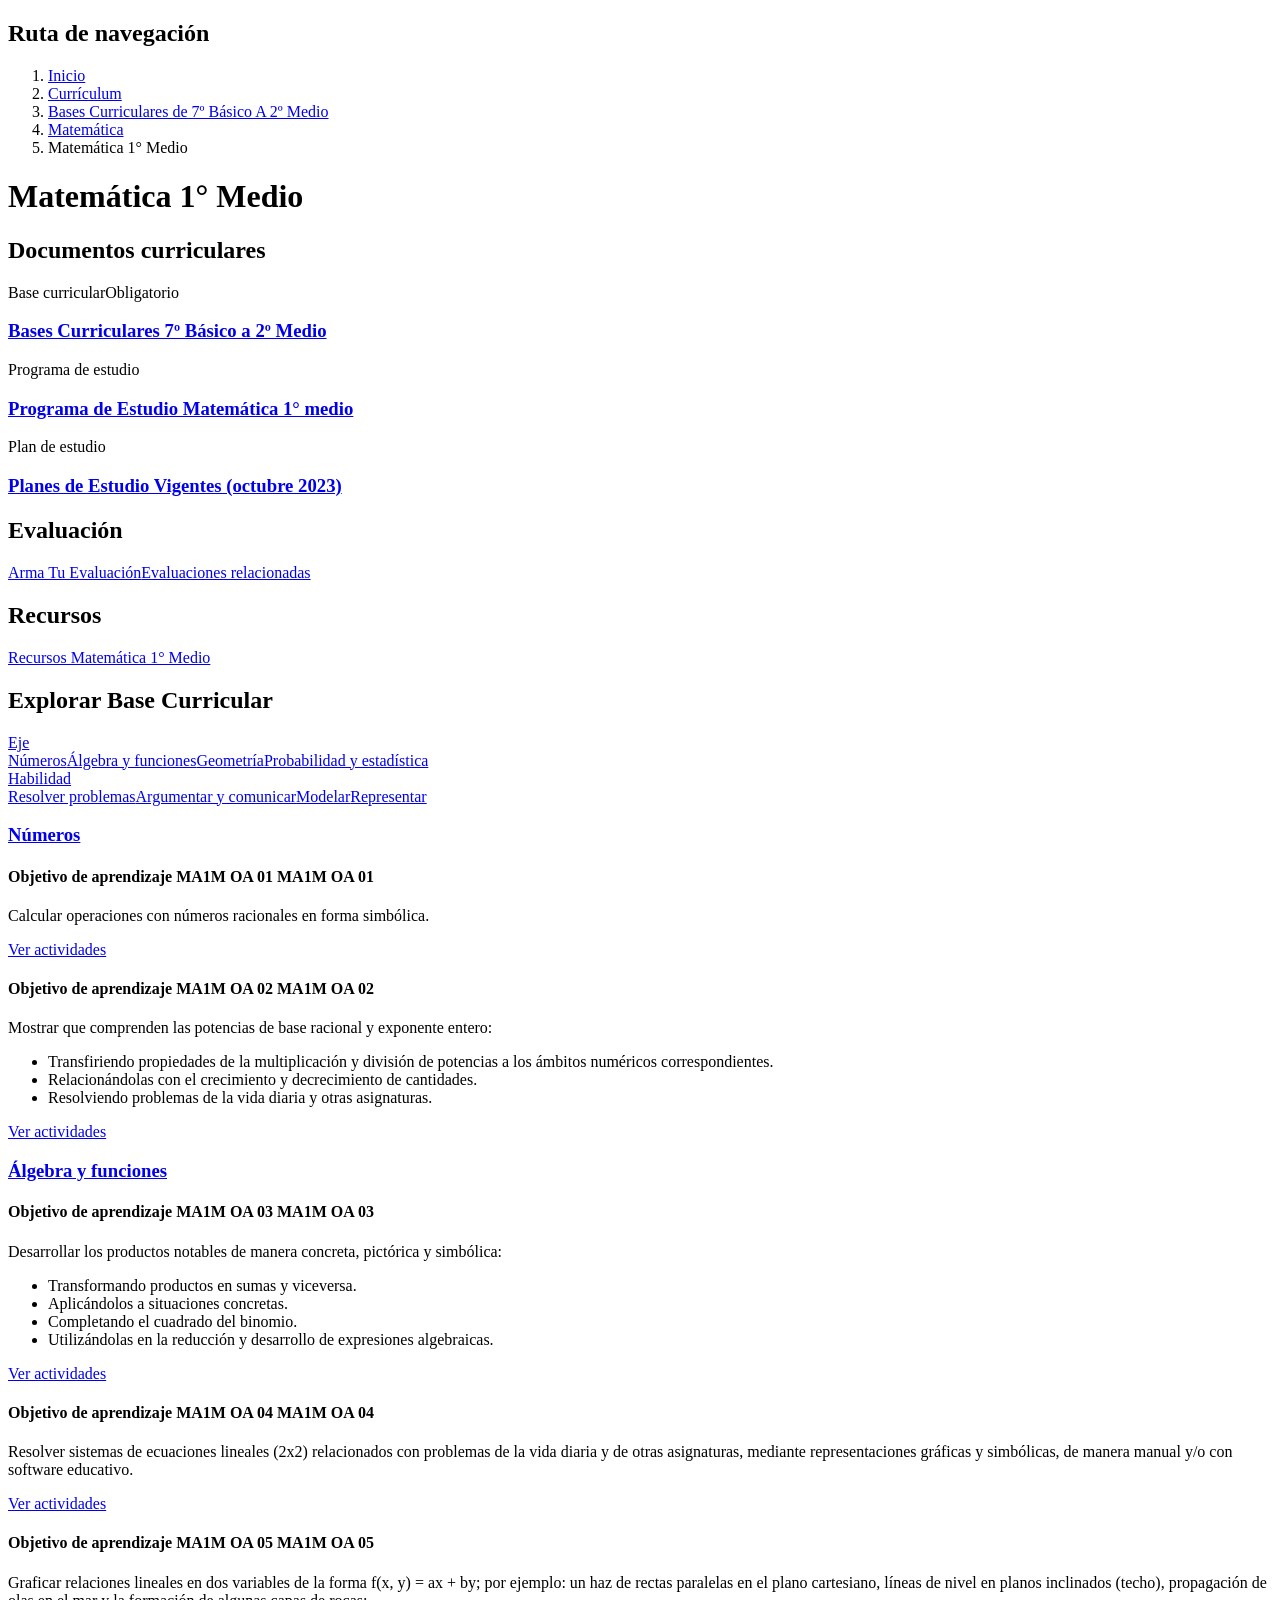
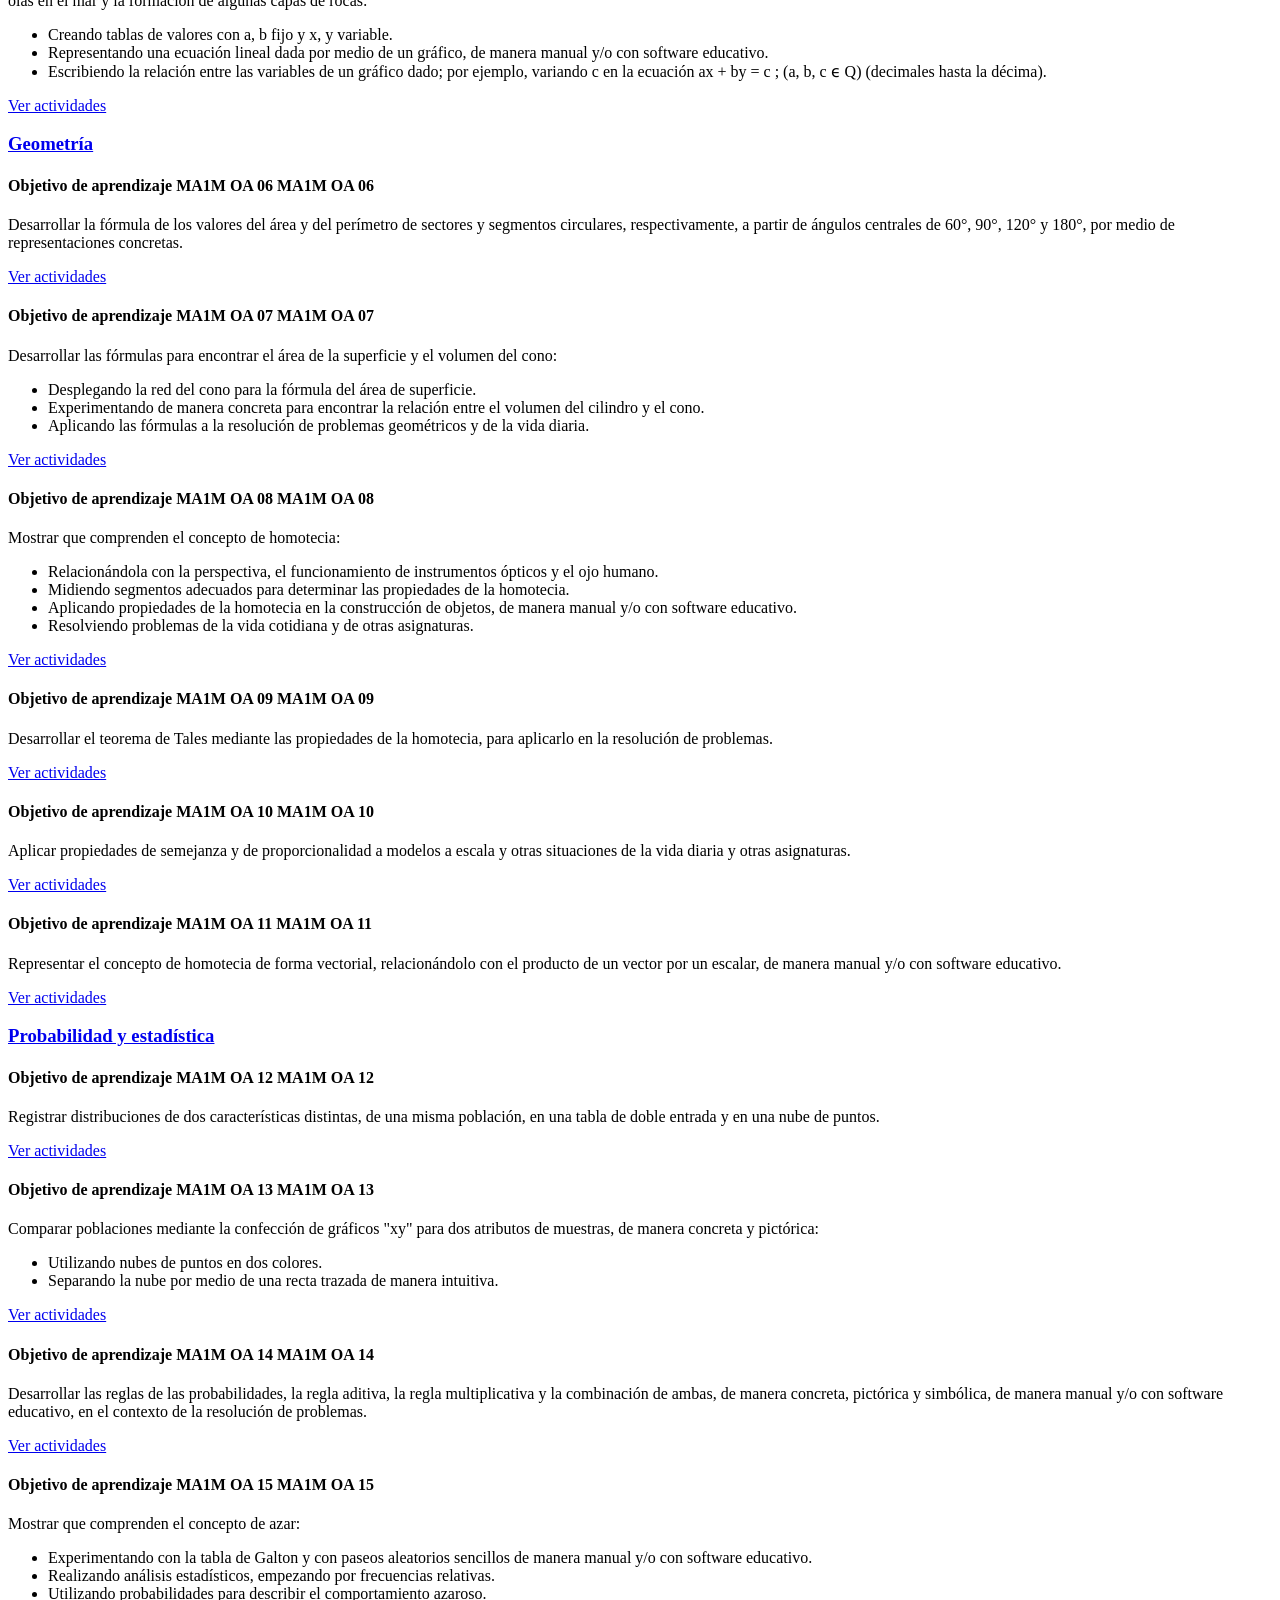
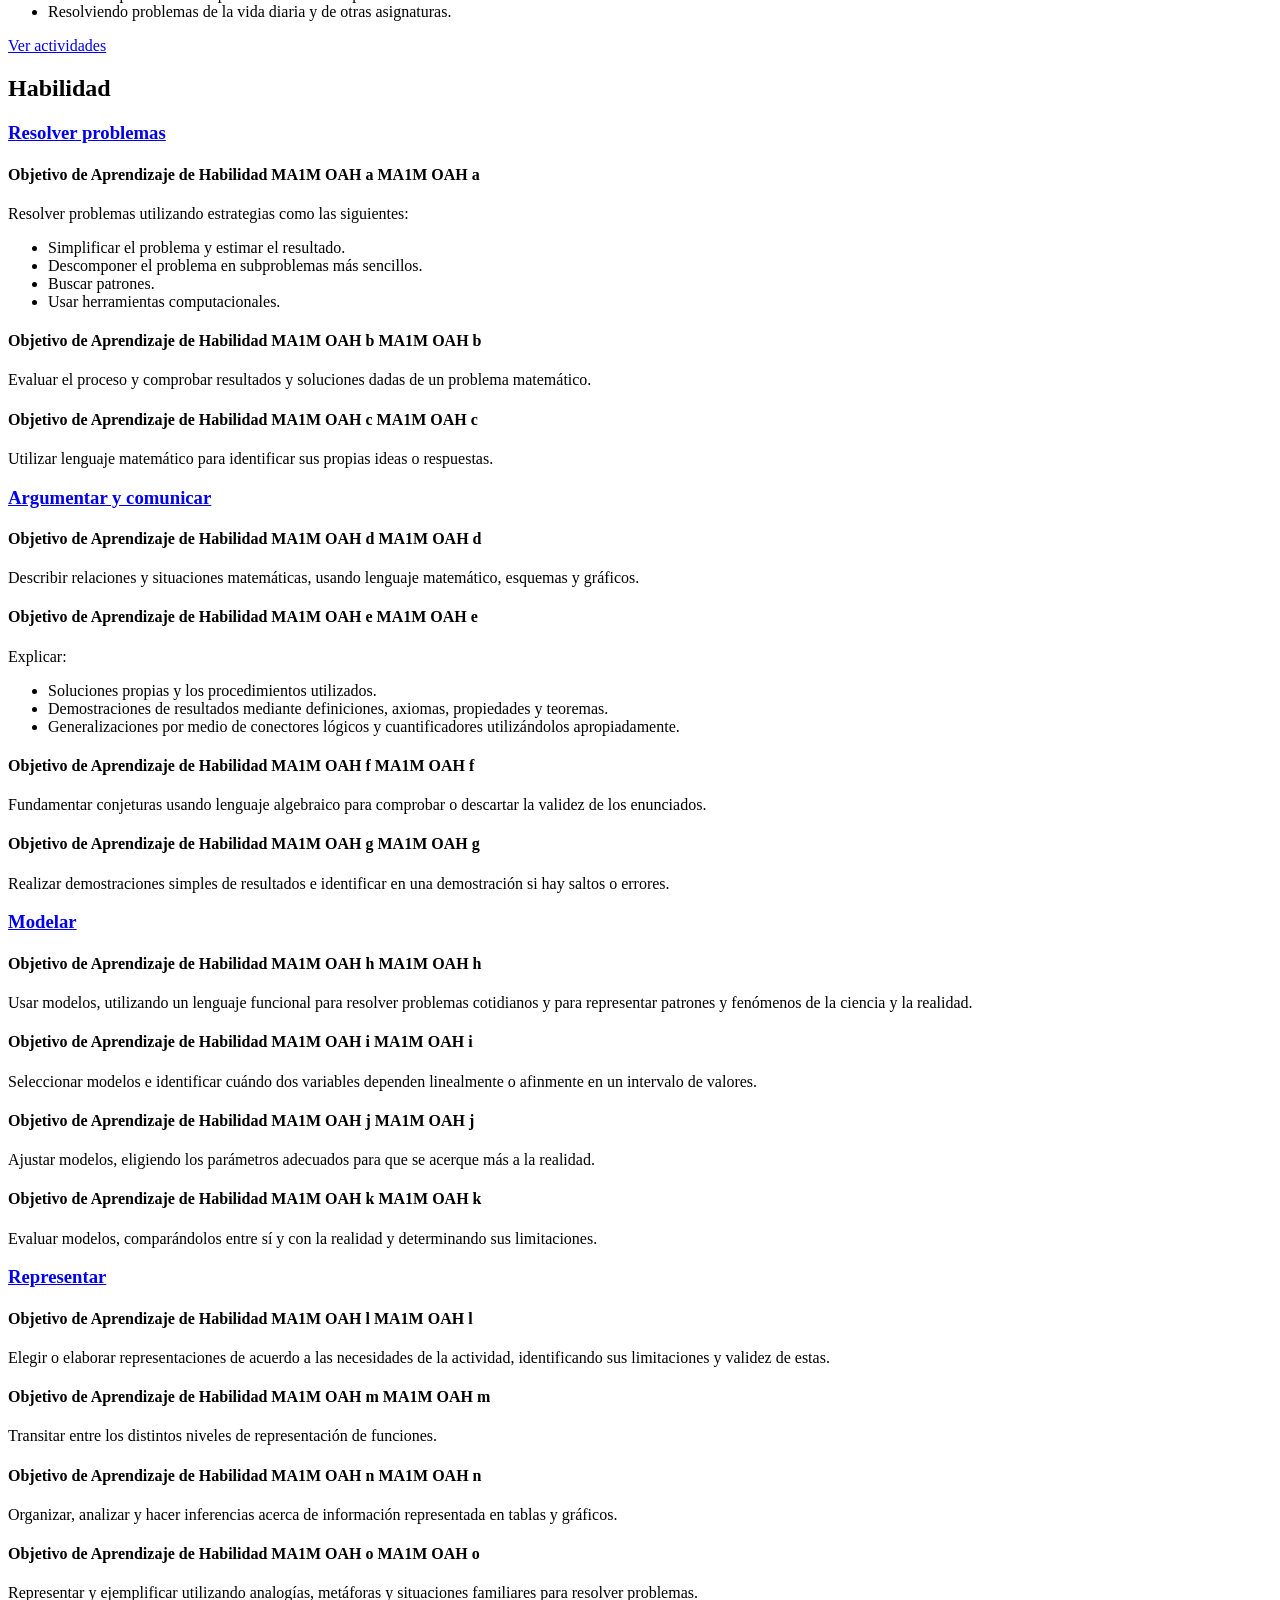
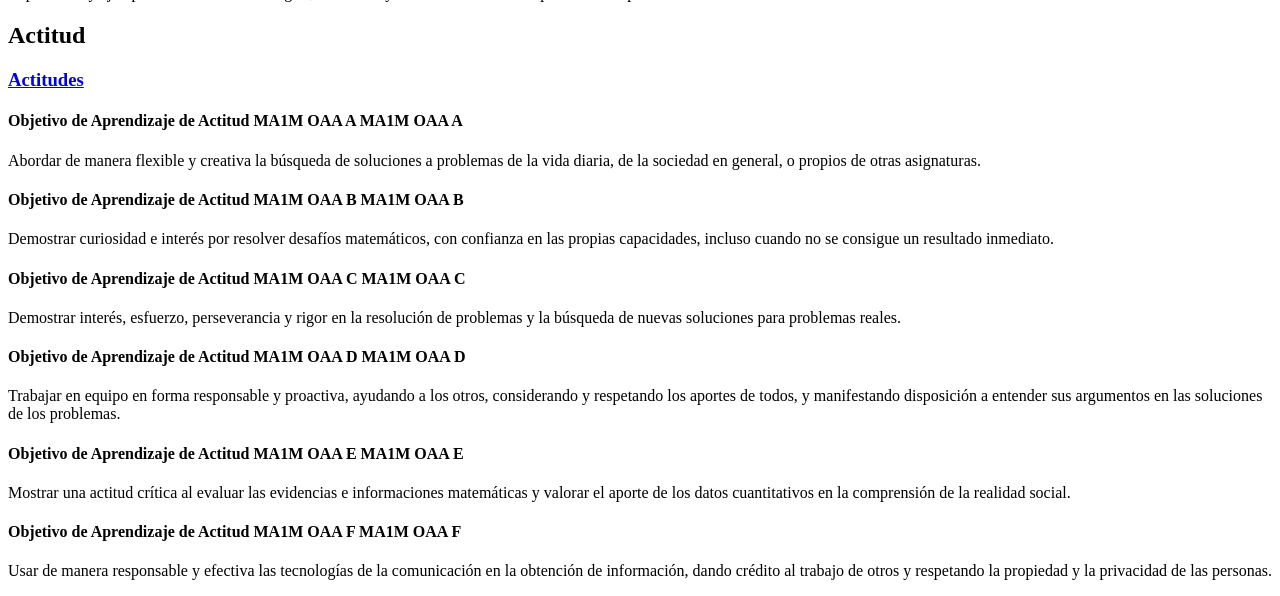
<file: tests/fixtures/matematica_1_medio.html>
<!doctype html><html lang="es"><body><nav aria-label="breadcrumb">
    <h2 id="system-breadcrumb" class="visually-hidden">Ruta de navegación</h2>
    <ol class="breadcrumb">
          <li class="breadcrumb-item">
                  <a href="/">Inicio</a>
              </li>
          <li class="breadcrumb-item">
                  <a href="/curriculum">Currículum</a>
              </li>
          <li class="breadcrumb-item">
                  <a href="/curriculum/7o-basico-2o-medio">Bases Curriculares de 7º Básico A 2º Medio</a>
              </li>
          <li class="breadcrumb-item">
                  <a href="/curriculum/7o-basico-2o-medio/matematica">Matemática</a>
              </li>
          <li class="breadcrumb-item">
                  Matemática 1° Medio
              </li>
        </ol>
  </nav>

  </div>

  </div>

        <div class="row g-4">
            <div class="order-1 order-lg-2 col-12">
          <div class="region region-content">
    <div data-drupal-messages-fallback class="hidden"></div>
<div id="block-c-theme-page-title" class="block block-core block-page-title-block">
  
    
      <div style="background-color:#ED028A;" class="color-subject"></div>

<h1>Matemática 1° Medio</h1>


  </div>
<div id="block-c-theme-content" class="block block-system block-system-main-block">
  
    
      <div class="documents-wrapper"><h2>Documentos curriculares</h2>
<div class="three-grid-content">
<article class="node node--type-recurso node--promoted node--view-mode-card">

  

  
<div  class="card--content">
    
<div  class="inline-flex">
    <span class="badge rounded-pill bg-info text-dark">Base curricular</span><span class="badge rounded-pill dark">Obligatorio</span>
  </div>

            <div class="field field--name-title field--type-string field--label-hidden field__item"><h3><a href="/recursos/bases-curriculares-7o-basico-2o-medio" hreflang="es">Bases Curriculares 7º Básico a 2º Medio</a></h3></div>
      
  </div>

  

</article>

<article class="node node--type-recurso node--promoted node--view-mode-card">

  

  
<div  class="card--content">
    
<div  class="inline-flex">
    <span class="badge rounded-pill bg-info text-dark">Programa de estudio</span>
  </div>

            <div class="field field--name-title field--type-string field--label-hidden field__item"><h3><a href="/recursos/programa-estudio-matematica-1-medio" hreflang="es">Programa de Estudio Matemática 1° medio</a></h3></div>
      
  </div>

  

</article>

<article class="node node--type-recurso node--promoted node--view-mode-card">

  

  
<div  class="card--content">
    
<div  class="inline-flex">
    <span class="badge rounded-pill bg-info text-dark">Plan de estudio</span>
  </div>

            <div class="field field--name-title field--type-string field--label-hidden field__item"><h3><a href="/recursos/planes-estudio-vigentes-octubre-2023" hreflang="es">Planes de Estudio Vigentes (octubre 2023)</a></h3></div>
      
  </div>

  

</article>
</div>
</div>
<div class="links-refer three-grid-content mb-5"><div class="content"><h2>Evaluación</h2>
<a href="/evaluacion/arma-tu-evaluacion?field_cn_grades=15&amp;field_cn_subjects=109" class="link-button-more">Arma Tu Evaluación</a><a href="http://www.curriculumnacional.cl/buscador?f%5B0%5D=bases%3A4&amp;f%5B1%5D=grades%3A15&amp;f%5B2%5D=subjects%3A109&amp;f%5B3%5D=evaluacion%3A52" class="link-button-more">Evaluaciones relacionadas</a></div>
<div class="content"><h2>Recursos</h2>
<a href="http://www.curriculumnacional.cl/buscador?f%5B0%5D=bases%3A4&amp;f%5B1%5D=grades%3A15&amp;f%5B2%5D=subjects%3A109&amp;f%5B3%5D=actividad%3A161&amp;f%5B4%5D=actividad%3A31&amp;f%5B5%5D=actividad%3A33&amp;f%5B6%5D=actividad%3A164" class="link-button-more">Recursos Matemática 1° Medio</a></div>
</div>
<div class="data-wrapper"><h2>Explorar Base Curricular</h2>
<div class="data-subject-wrapper"><div class="sidebar"><div class="menu-wrapper"><a href="#eje-109" class="header-menu">Eje</a><div class="sidebar-menu"><a href="#eje-109--176">Números</a><a href="#eje-109--177">Álgebra y funciones</a><a href="#eje-109--178">Geometría</a><a href="#eje-109--179">Probabilidad y estadística</a></div>
</div>
<div class="menu-wrapper"><a href="#habilidad-109" class="header-menu">Habilidad</a><div class="sidebar-menu"><a href="#habilidad-109--24">Resolver problemas</a><a href="#habilidad-109--25">Argumentar y comunicar</a><a href="#habilidad-109--26">Modelar</a><a href="#habilidad-109--27">Representar</a></div>
</div>
</div>
<div class="main"><div class="content-wrapper"><div class="items-wrapper"><h3 id="eje-109--176" class="link"><a href="/curriculum/7o-basico-2o-medio/matematica#eje-109--176">Números</a></h3>
<div class="item-wrappers"><div class="item-wrapper prioritized"><h4 class="wrapper-title-oa prioritized"><span class="oa-title">Objetivo de aprendizaje MA1M OA 01</span><span class="number-title">   MA1M OA 01</span></h4>

            <div class="clearfix text-formatted field field--name-description field--type-text-long field--label-hidden field__item"><div class="tex2jax_process"><div class="tex2jax_process"><p>Calcular operaciones con números racionales en forma simbólica.</p></div></div></div>
      <a href="/curriculum/7o-basico-2o-medio/matematica/1-medio/ma1m-oa-01" class="link-more">Ver actividades</a></div>
<div class="item-wrapper prioritized"><h4 class="wrapper-title-oa prioritized"><span class="oa-title">Objetivo de aprendizaje MA1M OA 02</span><span class="number-title">   MA1M OA 02</span></h4>

            <div class="clearfix text-formatted field field--name-description field--type-text-long field--label-hidden field__item"><div class="tex2jax_process"><div class="tex2jax_process"><p>Mostrar que comprenden las potencias de base racional y exponente entero:</p><ul><li>Transfiriendo propiedades de la multiplicación y división de potencias a los ámbitos numéricos correspondientes.</li><li>Relacionándolas con el crecimiento y decrecimiento de cantidades.</li><li>Resolviendo problemas de la vida diaria y otras asignaturas.</li></ul></div></div></div>
      <a href="/curriculum/7o-basico-2o-medio/matematica/1-medio/ma1m-oa-02" class="link-more">Ver actividades</a></div>
</div>
</div>
<div class="items-wrapper"><h3 id="eje-109--177" class="link"><a href="/curriculum/7o-basico-2o-medio/matematica#eje-109--177">Álgebra y funciones</a></h3>
<div class="item-wrappers"><div class="item-wrapper prioritized"><h4 class="wrapper-title-oa prioritized"><span class="oa-title">Objetivo de aprendizaje MA1M OA 03</span><span class="number-title">   MA1M OA 03</span></h4>

            <div class="clearfix text-formatted field field--name-description field--type-text-long field--label-hidden field__item"><div class="tex2jax_process"><div class="tex2jax_process"><p>Desarrollar los productos notables de manera concreta, pictórica y simbólica:</p><ul><li>Transformando productos en sumas y viceversa.</li><li>Aplicándolos a situaciones concretas.</li><li>Completando el cuadrado del binomio.</li><li>Utilizándolas en la reducción y desarrollo de expresiones algebraicas.</li></ul></div></div></div>
      <a href="/curriculum/7o-basico-2o-medio/matematica/1-medio/ma1m-oa-03" class="link-more">Ver actividades</a></div>
<div class="item-wrapper prioritized"><h4 class="wrapper-title-oa prioritized"><span class="oa-title">Objetivo de aprendizaje MA1M OA 04</span><span class="number-title">   MA1M OA 04</span></h4>

            <div class="clearfix text-formatted field field--name-description field--type-text-long field--label-hidden field__item"><div class="tex2jax_process"><div class="tex2jax_process"><p>Resolver sistemas de ecuaciones lineales (2x2) relacionados con problemas de la vida diaria y de otras asignaturas, mediante representaciones gráficas y simbólicas, de manera manual y/o con software educativo.</p></div></div></div>
      <a href="/curriculum/7o-basico-2o-medio/matematica/1-medio/ma1m-oa-04" class="link-more">Ver actividades</a></div>
<div class="item-wrapper"><h4 class="wrapper-title-oa"><span class="oa-title">Objetivo de aprendizaje MA1M OA 05</span><span class="number-title">   MA1M OA 05</span></h4>

            <div class="clearfix text-formatted field field--name-description field--type-text-long field--label-hidden field__item"><div class="tex2jax_process"><div class="tex2jax_process"><p>Graficar relaciones lineales en dos variables de la forma f(x, y) = ax + by; por ejemplo: un haz de rectas paralelas en el plano cartesiano, líneas de nivel en planos inclinados (techo), propagación de olas en el mar y la formación de algunas capas de rocas:</p><ul><li>Creando tablas de valores con a, b fijo y x, y variable.</li><li>Representando una ecuación lineal dada por medio de un gráfico, de manera manual y/o con software educativo.</li><li>Escribiendo la relación entre las variables de un gráfico dado; por ejemplo, variando c en la ecuación ax + by = c ; (a, b, c ϵ Q) (decimales hasta la décima).</li></ul></div></div></div>
      <a href="/curriculum/7o-basico-2o-medio/matematica/1-medio/ma1m-oa-05" class="link-more">Ver actividades</a></div>
</div>
</div>
<div class="items-wrapper"><h3 id="eje-109--178" class="link"><a href="/curriculum/7o-basico-2o-medio/matematica#eje-109--178">Geometría</a></h3>
<div class="item-wrappers"><div class="item-wrapper"><h4 class="wrapper-title-oa"><span class="oa-title">Objetivo de aprendizaje MA1M OA 06</span><span class="number-title">   MA1M OA 06</span></h4>

            <div class="clearfix text-formatted field field--name-description field--type-text-long field--label-hidden field__item"><div class="tex2jax_process"><div class="tex2jax_process"><p>Desarrollar la fórmula de los valores del área y del perímetro de sectores y segmentos circulares, respectivamente, a partir de ángulos centrales de 60°, 90°, 120° y 180°, por medio de representaciones concretas.</p></div></div></div>
      <a href="/curriculum/7o-basico-2o-medio/matematica/1-medio/ma1m-oa-06" class="link-more">Ver actividades</a></div>
<div class="item-wrapper"><h4 class="wrapper-title-oa"><span class="oa-title">Objetivo de aprendizaje MA1M OA 07</span><span class="number-title">   MA1M OA 07</span></h4>

            <div class="clearfix text-formatted field field--name-description field--type-text-long field--label-hidden field__item"><div class="tex2jax_process"><div class="tex2jax_process"><p>Desarrollar las fórmulas para encontrar el área de la superficie y el volumen del cono:</p><ul><li>Desplegando la red del cono para la fórmula del área de superficie.</li><li>Experimentando de manera concreta para encontrar la relación entre el volumen del cilindro y el cono.</li><li>Aplicando las fórmulas a la resolución de problemas geométricos y de la vida diaria.</li></ul></div></div></div>
      <a href="/curriculum/7o-basico-2o-medio/matematica/1-medio/ma1m-oa-07" class="link-more">Ver actividades</a></div>
<div class="item-wrapper prioritized"><h4 class="wrapper-title-oa prioritized"><span class="oa-title">Objetivo de aprendizaje MA1M OA 08</span><span class="number-title">   MA1M OA 08</span></h4>

            <div class="clearfix text-formatted field field--name-description field--type-text-long field--label-hidden field__item"><div class="tex2jax_process"><div class="tex2jax_process"><p>Mostrar que comprenden el concepto de homotecia:</p><ul><li>Relacionándola con la perspectiva, el funcionamiento de instrumentos ópticos y el ojo humano.</li><li>Midiendo segmentos adecuados para determinar las propiedades de la homotecia.</li><li>Aplicando propiedades de la homotecia en la construcción de objetos, de manera manual y/o con software educativo.</li><li>Resolviendo problemas de la vida cotidiana y de otras asignaturas.</li></ul></div></div></div>
      <a href="/curriculum/7o-basico-2o-medio/matematica/1-medio/ma1m-oa-08" class="link-more">Ver actividades</a></div>
<div class="item-wrapper"><h4 class="wrapper-title-oa"><span class="oa-title">Objetivo de aprendizaje MA1M OA 09</span><span class="number-title">   MA1M OA 09</span></h4>

            <div class="clearfix text-formatted field field--name-description field--type-text-long field--label-hidden field__item"><div class="tex2jax_process"><div class="tex2jax_process"><p>Desarrollar el teorema de Tales mediante las propiedades de la homotecia, para aplicarlo en la resolución de problemas.</p></div></div></div>
      <a href="/curriculum/7o-basico-2o-medio/matematica/1-medio/ma1m-oa-09" class="link-more">Ver actividades</a></div>
<div class="item-wrapper prioritized"><h4 class="wrapper-title-oa prioritized"><span class="oa-title">Objetivo de aprendizaje MA1M OA 10</span><span class="number-title">   MA1M OA 10</span></h4>

            <div class="clearfix text-formatted field field--name-description field--type-text-long field--label-hidden field__item"><div class="tex2jax_process"><div class="tex2jax_process"><p>Aplicar propiedades de semejanza y de proporcionalidad a modelos a escala y otras situaciones de la vida diaria y otras asignaturas.</p></div></div></div>
      <a href="/curriculum/7o-basico-2o-medio/matematica/1-medio/ma1m-oa-10" class="link-more">Ver actividades</a></div>
<div class="item-wrapper"><h4 class="wrapper-title-oa"><span class="oa-title">Objetivo de aprendizaje MA1M OA 11</span><span class="number-title">   MA1M OA 11</span></h4>

            <div class="clearfix text-formatted field field--name-description field--type-text-long field--label-hidden field__item"><div class="tex2jax_process"><div class="tex2jax_process"><p>Representar el concepto de homotecia de forma vectorial, relacionándolo con el producto de un vector por un escalar, de manera manual y/o con software educativo.</p></div></div></div>
      <a href="/curriculum/7o-basico-2o-medio/matematica/1-medio/ma1m-oa-11" class="link-more">Ver actividades</a></div>
</div>
</div>
<div class="items-wrapper"><h3 id="eje-109--179" class="link"><a href="/curriculum/7o-basico-2o-medio/matematica#eje-109--179">Probabilidad y estadística</a></h3>
<div class="item-wrappers"><div class="item-wrapper prioritized"><h4 class="wrapper-title-oa prioritized"><span class="oa-title">Objetivo de aprendizaje MA1M OA 12</span><span class="number-title">   MA1M OA 12</span></h4>

            <div class="clearfix text-formatted field field--name-description field--type-text-long field--label-hidden field__item"><div class="tex2jax_process"><div class="tex2jax_process"><p>Registrar distribuciones de dos características distintas, de una misma población, en una tabla de doble entrada y en una nube de puntos.</p></div></div></div>
      <a href="/curriculum/7o-basico-2o-medio/matematica/1-medio/ma1m-oa-12" class="link-more">Ver actividades</a></div>
<div class="item-wrapper"><h4 class="wrapper-title-oa"><span class="oa-title">Objetivo de aprendizaje MA1M OA 13</span><span class="number-title">   MA1M OA 13</span></h4>

            <div class="clearfix text-formatted field field--name-description field--type-text-long field--label-hidden field__item"><div class="tex2jax_process"><div class="tex2jax_process"><p>Comparar poblaciones mediante la confección de gráficos "xy" para dos atributos de muestras, de manera concreta y pictórica:</p><ul><li>Utilizando nubes de puntos en dos colores.</li><li>Separando la nube por medio de una recta trazada de manera intuitiva.</li></ul></div></div></div>
      <a href="/curriculum/7o-basico-2o-medio/matematica/1-medio/ma1m-oa-13" class="link-more">Ver actividades</a></div>
<div class="item-wrapper prioritized"><h4 class="wrapper-title-oa prioritized"><span class="oa-title">Objetivo de aprendizaje MA1M OA 14</span><span class="number-title">   MA1M OA 14</span></h4>

            <div class="clearfix text-formatted field field--name-description field--type-text-long field--label-hidden field__item"><div class="tex2jax_process"><div class="tex2jax_process"><p>Desarrollar las reglas de las probabilidades, la regla aditiva, la regla multiplicativa y la combinación de ambas, de manera concreta, pictórica y simbólica, de manera manual y/o con software educativo, en el contexto de la resolución de problemas.</p></div></div></div>
      <a href="/curriculum/7o-basico-2o-medio/matematica/1-medio/ma1m-oa-14" class="link-more">Ver actividades</a></div>
<div class="item-wrapper"><h4 class="wrapper-title-oa"><span class="oa-title">Objetivo de aprendizaje MA1M OA 15</span><span class="number-title">   MA1M OA 15</span></h4>

            <div class="clearfix text-formatted field field--name-description field--type-text-long field--label-hidden field__item"><div class="tex2jax_process"><div class="tex2jax_process"><p>Mostrar que comprenden el concepto de azar:</p><ul><li>Experimentando con la tabla de Galton y con paseos aleatorios sencillos de manera manual y/o con software educativo.</li><li>Realizando análisis estadísticos, empezando por frecuencias relativas.</li><li>Utilizando probabilidades para describir el comportamiento azaroso.</li><li>Resolviendo problemas de la vida diaria y de otras asignaturas.</li></ul></div></div></div>
      <a href="/curriculum/7o-basico-2o-medio/matematica/1-medio/ma1m-oa-15" class="link-more">Ver actividades</a></div>
</div>
</div>
</div>
<div class="content-wrapper"><h2 id="habilidad-109">Habilidad</h2>
<div class="items-wrapper"><h3 id="habilidad-109--24" class="link"><a href="/curriculum/7o-basico-2o-medio/matematica#habilidad-109--24">Resolver problemas</a></h3>
<div class="item-wrappers"><div class="item-wrapper"><h4 class="wrapper-title-oa"><span class="oa-title">Objetivo de Aprendizaje de Habilidad MA1M OAH a</span><span class="number-title">   MA1M OAH a</span></h4>

            <div class="clearfix text-formatted field field--name-description field--type-text-long field--label-hidden field__item"><div class="tex2jax_process"><p>Resolver problemas utilizando estrategias como las siguientes:</p><ul><li>Simplificar el problema y estimar el resultado.</li><li>Descomponer el problema en subproblemas más sencillos.</li><li>Buscar patrones.</li><li>Usar herramientas computacionales.</li></ul></div></div>
      </div>
<div class="item-wrapper"><h4 class="wrapper-title-oa"><span class="oa-title">Objetivo de Aprendizaje de Habilidad MA1M OAH b</span><span class="number-title">   MA1M OAH b</span></h4>

            <div class="clearfix text-formatted field field--name-description field--type-text-long field--label-hidden field__item"><p>Evaluar el proceso y comprobar resultados y soluciones dadas de un problema matemático.</p>
</div>
      </div>
<div class="item-wrapper"><h4 class="wrapper-title-oa"><span class="oa-title">Objetivo de Aprendizaje de Habilidad MA1M OAH c</span><span class="number-title">   MA1M OAH c</span></h4>

            <div class="clearfix text-formatted field field--name-description field--type-text-long field--label-hidden field__item"><p>Utilizar lenguaje matemático para identificar sus propias ideas o respuestas.</p>
</div>
      </div>
</div>
</div>
<div class="items-wrapper"><h3 id="habilidad-109--25" class="link"><a href="/curriculum/7o-basico-2o-medio/matematica#habilidad-109--25">Argumentar y comunicar</a></h3>
<div class="item-wrappers"><div class="item-wrapper"><h4 class="wrapper-title-oa"><span class="oa-title">Objetivo de Aprendizaje de Habilidad MA1M OAH d</span><span class="number-title">   MA1M OAH d</span></h4>

            <div class="clearfix text-formatted field field--name-description field--type-text-long field--label-hidden field__item"><p>Describir relaciones y situaciones matemáticas, usando lenguaje matemático, esquemas y gráficos.</p>
</div>
      </div>
<div class="item-wrapper"><h4 class="wrapper-title-oa"><span class="oa-title">Objetivo de Aprendizaje de Habilidad MA1M OAH e</span><span class="number-title">   MA1M OAH e</span></h4>

            <div class="clearfix text-formatted field field--name-description field--type-text-long field--label-hidden field__item"><div class="tex2jax_process"><p>Explicar:</p><ul><li>Soluciones propias y los procedimientos utilizados.</li><li>Demostraciones de resultados mediante definiciones, axiomas, propiedades y teoremas.</li><li>Generalizaciones por medio de conectores lógicos y cuantificadores utilizándolos apropiadamente.</li></ul></div></div>
      </div>
<div class="item-wrapper"><h4 class="wrapper-title-oa"><span class="oa-title">Objetivo de Aprendizaje de Habilidad MA1M OAH f</span><span class="number-title">   MA1M OAH f</span></h4>

            <div class="clearfix text-formatted field field--name-description field--type-text-long field--label-hidden field__item"><p>Fundamentar conjeturas usando lenguaje algebraico para comprobar o descartar la validez de los enunciados.</p>
</div>
      </div>
<div class="item-wrapper"><h4 class="wrapper-title-oa"><span class="oa-title">Objetivo de Aprendizaje de Habilidad MA1M OAH g</span><span class="number-title">   MA1M OAH g</span></h4>

            <div class="clearfix text-formatted field field--name-description field--type-text-long field--label-hidden field__item"><p>Realizar demostraciones simples de resultados e identificar en una demostración si hay saltos o errores.</p>
</div>
      </div>
</div>
</div>
<div class="items-wrapper"><h3 id="habilidad-109--26" class="link"><a href="/curriculum/7o-basico-2o-medio/matematica#habilidad-109--26">Modelar</a></h3>
<div class="item-wrappers"><div class="item-wrapper"><h4 class="wrapper-title-oa"><span class="oa-title">Objetivo de Aprendizaje de Habilidad MA1M OAH h</span><span class="number-title">   MA1M OAH h</span></h4>

            <div class="clearfix text-formatted field field--name-description field--type-text-long field--label-hidden field__item"><p>Usar modelos, utilizando un lenguaje funcional para resolver problemas cotidianos y para representar patrones y fenómenos de la ciencia y la realidad.</p>
</div>
      </div>
<div class="item-wrapper"><h4 class="wrapper-title-oa"><span class="oa-title">Objetivo de Aprendizaje de Habilidad MA1M OAH i</span><span class="number-title">   MA1M OAH i</span></h4>

            <div class="clearfix text-formatted field field--name-description field--type-text-long field--label-hidden field__item"><p>Seleccionar modelos e identificar cuándo dos variables dependen linealmente o afinmente en un intervalo de valores.</p>
</div>
      </div>
<div class="item-wrapper"><h4 class="wrapper-title-oa"><span class="oa-title">Objetivo de Aprendizaje de Habilidad MA1M OAH j</span><span class="number-title">   MA1M OAH j</span></h4>

            <div class="clearfix text-formatted field field--name-description field--type-text-long field--label-hidden field__item"><p>Ajustar modelos, eligiendo los parámetros adecuados para que se acerque más a la realidad.</p>
</div>
      </div>
<div class="item-wrapper"><h4 class="wrapper-title-oa"><span class="oa-title">Objetivo de Aprendizaje de Habilidad MA1M OAH k</span><span class="number-title">   MA1M OAH k</span></h4>

            <div class="clearfix text-formatted field field--name-description field--type-text-long field--label-hidden field__item"><p>Evaluar modelos, comparándolos entre sí y con la realidad y determinando sus limitaciones.</p>
</div>
      </div>
</div>
</div>
<div class="items-wrapper"><h3 id="habilidad-109--27" class="link"><a href="/curriculum/7o-basico-2o-medio/matematica#habilidad-109--27">Representar</a></h3>
<div class="item-wrappers"><div class="item-wrapper"><h4 class="wrapper-title-oa"><span class="oa-title">Objetivo de Aprendizaje de Habilidad MA1M OAH l</span><span class="number-title">   MA1M OAH l</span></h4>

            <div class="clearfix text-formatted field field--name-description field--type-text-long field--label-hidden field__item"><p>Elegir o elaborar representaciones de acuerdo a las necesidades de la actividad, identificando sus limitaciones y validez de estas.</p>
</div>
      </div>
<div class="item-wrapper"><h4 class="wrapper-title-oa"><span class="oa-title">Objetivo de Aprendizaje de Habilidad MA1M OAH m</span><span class="number-title">   MA1M OAH m</span></h4>

            <div class="clearfix text-formatted field field--name-description field--type-text-long field--label-hidden field__item"><p>Transitar entre los distintos niveles de representación de funciones.</p>
</div>
      </div>
<div class="item-wrapper"><h4 class="wrapper-title-oa"><span class="oa-title">Objetivo de Aprendizaje de Habilidad MA1M OAH n</span><span class="number-title">   MA1M OAH n</span></h4>

            <div class="clearfix text-formatted field field--name-description field--type-text-long field--label-hidden field__item"><p>Organizar, analizar y hacer inferencias acerca de información representada en tablas y gráficos.</p>
</div>
      </div>
<div class="item-wrapper"><h4 class="wrapper-title-oa"><span class="oa-title">Objetivo de Aprendizaje de Habilidad MA1M OAH o</span><span class="number-title">   MA1M OAH o</span></h4>

            <div class="clearfix text-formatted field field--name-description field--type-text-long field--label-hidden field__item"><p>Representar y ejemplificar utilizando analogías, metáforas y situaciones familiares para resolver problemas.</p>
</div>
      </div>
</div>
</div>
</div>
<div class="content-wrapper"><h2 id="actitud-109">Actitud</h2>
<div class="items-wrapper"><h3 id="actitud-109--19" class="link"><a href="/curriculum/7o-basico-2o-medio/matematica#actitud-109--19">Actitudes</a></h3>
<div class="item-wrappers"><div class="item-wrapper"><h4 class="wrapper-title-oa"><span class="oa-title">Objetivo de Aprendizaje de Actitud MA1M OAA A</span><span class="number-title">   MA1M OAA A</span></h4>

            <div class="clearfix text-formatted field field--name-description field--type-text-long field--label-hidden field__item"><p>Abordar de manera flexible y creativa la búsqueda de soluciones a problemas de la vida diaria, de la sociedad en general, o propios de otras asignaturas.</p>
</div>
      </div>
<div class="item-wrapper"><h4 class="wrapper-title-oa"><span class="oa-title">Objetivo de Aprendizaje de Actitud MA1M OAA B</span><span class="number-title">   MA1M OAA B</span></h4>

            <div class="clearfix text-formatted field field--name-description field--type-text-long field--label-hidden field__item"><p>Demostrar curiosidad e interés por resolver desafíos matemáticos, con confianza en las propias capacidades, incluso cuando no se consigue un resultado inmediato.</p>
</div>
      </div>
<div class="item-wrapper"><h4 class="wrapper-title-oa"><span class="oa-title">Objetivo de Aprendizaje de Actitud MA1M OAA C</span><span class="number-title">   MA1M OAA C</span></h4>

            <div class="clearfix text-formatted field field--name-description field--type-text-long field--label-hidden field__item"><p>Demostrar interés, esfuerzo, perseverancia y rigor en la resolución de problemas y la búsqueda de nuevas soluciones para problemas reales.</p>
</div>
      </div>
<div class="item-wrapper"><h4 class="wrapper-title-oa"><span class="oa-title">Objetivo de Aprendizaje de Actitud MA1M OAA D</span><span class="number-title">   MA1M OAA D</span></h4>

            <div class="clearfix text-formatted field field--name-description field--type-text-long field--label-hidden field__item"><p>Trabajar en equipo en forma responsable y proactiva, ayudando a los otros, considerando y respetando los aportes de todos, y manifestando disposición a entender sus argumentos en las soluciones de los problemas.</p>
</div>
      </div>
<div class="item-wrapper"><h4 class="wrapper-title-oa"><span class="oa-title">Objetivo de Aprendizaje de Actitud MA1M OAA E</span><span class="number-title">   MA1M OAA E</span></h4>

            <div class="clearfix text-formatted field field--name-description field--type-text-long field--label-hidden field__item"><p>Mostrar una actitud crítica al evaluar las evidencias e informaciones matemáticas y valorar el aporte de los datos cuantitativos en la comprensión de la realidad social.</p>
</div>
      </div>
<div class="item-wrapper"><h4 class="wrapper-title-oa"><span class="oa-title">Objetivo de Aprendizaje de Actitud MA1M OAA F</span><span class="number-title">   MA1M OAA F</span></h4>

            <div class="clearfix text-formatted field field--name-description field--type-text-long field--label-hidden field__item"><p>Usar de manera responsable y efectiva las tecnologías de la comunicación en la obtención de información, dando crédito al trabajo de otros y respetando la propiedad y la privacidad de las personas.</p>
</div>
      </div>
</div>
</div>
</div>
</div>
</div>
</div>

  </div>

  </div>

      </div>
          </div>
  </div>

</main>

  </body></html>
</file>
<file: assets/app.css>
/* Currículum Nacional navigator — a reference tool, so: dense, quiet, fast to scan. */

:root {
  color-scheme: light;
  --bg: #f7f7f5;
  --panel: #ffffff;
  --panel-2: #f2f2ef;
  --ink: #17181a;
  --ink-2: #55585e;
  --ink-3: #83878e;
  --line: #e2e2dd;
  --line-2: #cfcfc8;
  --accent: #1b5e8f;
  --accent-ink: #ffffff;
  --accent-soft: #e6eff6;
  --warn: #8a5a00;
  --warn-soft: #fbf1dc;
  --ok: #1f6b45;
  --ok-soft: #e4f1ea;
  --mark: #fde68a;
  --shadow: 0 1px 2px rgba(20, 20, 20, .06), 0 8px 24px rgba(20, 20, 20, .06);
  --radius: 8px;
  --mono: ui-monospace, SFMono-Regular, "SF Mono", Menlo, Consolas, monospace;
  --sans: system-ui, -apple-system, "Segoe UI", Roboto, "Helvetica Neue", sans-serif;
}

:root[data-theme="dark"] {
  color-scheme: dark;
  --bg: #14161a;
  --panel: #1b1e24;
  --panel-2: #23262d;
  --ink: #e9eaec;
  --ink-2: #a9adb5;
  --ink-3: #7c818a;
  --line: #2c3038;
  --line-2: #3a3f49;
  --accent: #74b3e0;
  --accent-ink: #10141a;
  --accent-soft: #1d2c39;
  --warn: #e2b464;
  --warn-soft: #33291a;
  --ok: #7dc9a0;
  --ok-soft: #1a2c22;
  --mark: #6b5a17;
  --shadow: 0 1px 2px rgba(0, 0, 0, .3), 0 8px 24px rgba(0, 0, 0, .28);
}

* { box-sizing: border-box; }

html, body { height: 100%; }

body {
  margin: 0;
  font: 15px/1.5 var(--sans);
  color: var(--ink);
  background: var(--bg);
  display: flex;
  flex-direction: column;
  overflow: hidden;
}

.sr, .skip:not(:focus) {
  position: absolute; width: 1px; height: 1px; margin: -1px;
  padding: 0; overflow: hidden; clip: rect(0 0 0 0); white-space: nowrap; border: 0;
}
.skip:focus {
  position: absolute; z-index: 50; top: .5rem; left: .5rem; width: auto; height: auto;
  padding: .5rem .75rem; background: var(--accent); color: var(--accent-ink);
  border-radius: var(--radius);
}

/* ---------- top bar ---------- */
.topbar {
  display: flex; align-items: center; gap: 1rem;
  padding: .6rem 1rem;
  background: var(--panel);
  border-bottom: 1px solid var(--line);
  flex: 0 0 auto;
}
.brand h1 { margin: 0; font-size: 1rem; font-weight: 650; letter-spacing: -.01em; }
.brand p { margin: 0; font-size: .74rem; color: var(--ink-3); }

.searchbar { position: relative; flex: 1 1 auto; max-width: 46rem; display: flex; }
.searchbar input {
  width: 100%;
  padding: .55rem 4.5rem .55rem .85rem;
  font: inherit; color: var(--ink);
  background: var(--bg);
  border: 1px solid var(--line-2); border-radius: 999px;
}
.searchbar input:focus-visible { outline: 2px solid var(--accent); outline-offset: 1px; }
.searchbar input::-webkit-search-cancel-button { display: none; }
.hint {
  position: absolute; right: .7rem; top: 50%; transform: translateY(-50%);
  font: 600 .68rem/1 var(--mono); color: var(--ink-3);
  background: var(--panel-2); border: 1px solid var(--line-2);
  border-radius: 4px; padding: .2rem .35rem;
}
#clear-q {
  position: absolute; right: 2.4rem; top: 50%; transform: translateY(-50%);
  font-size: 1.1rem; line-height: 1; padding: .1rem .35rem;
}
.topbar-actions { display: flex; align-items: center; gap: .4rem; flex: 0 0 auto; }

/* ---------- buttons ---------- */
button {
  font: inherit; cursor: pointer; border-radius: 6px;
  border: 1px solid transparent; background: none; color: inherit;
}
.ghost {
  padding: .4rem .7rem; border-color: var(--line-2); background: var(--panel);
  color: var(--ink-2);
}
.ghost:hover { background: var(--panel-2); color: var(--ink); }
.ghost.icon { padding: .35rem .5rem; }
.ghost.small { padding: .25rem .5rem; font-size: .8rem; }
.ghost.block { width: 100%; margin-top: .25rem; }
.primary {
  padding: .4rem .8rem; background: var(--accent); color: var(--accent-ink); font-weight: 600;
}
.primary:hover { filter: brightness(1.08); }
button:focus-visible, select:focus-visible, input:focus-visible, a:focus-visible {
  outline: 2px solid var(--accent); outline-offset: 1px;
}
.pill {
  display: inline-block; min-width: 1.35em; padding: 0 .35em;
  font: 600 .72rem/1.5 var(--mono); text-align: center;
  background: var(--accent-soft); color: var(--accent); border-radius: 999px;
}

/* ---------- status ---------- */
.status {
  padding: .5rem 1rem; font-size: .84rem; color: var(--ink-2);
  background: var(--warn-soft); border-bottom: 1px solid var(--line);
  flex: 0 0 auto;
}
.status[hidden] { display: none; }
.status.error { color: var(--warn); font-weight: 600; }

/* ---------- layout ---------- */
main {
  flex: 1 1 auto; min-height: 0;
  display: grid;
  grid-template-columns: 15rem minmax(22rem, 1fr) minmax(24rem, 1.15fr);
}
main[hidden] { display: none; }

.filters, .results, .detail { min-height: 0; overflow: hidden; display: flex; flex-direction: column; }
.filters { border-right: 1px solid var(--line); background: var(--panel); }
.filters-scroll { overflow-y: auto; padding: .9rem 1rem 2rem; }
/* Only a phone needs to fold the filters away; on desktop they are the sidebar. */
.filters-toggle { display: none; }
.results { border-right: 1px solid var(--line); }
.detail { background: var(--panel); }

/* ---------- filters ---------- */
.fgroup { margin-bottom: 1.1rem; }
.fgroup h2 {
  margin: 0 0 .4rem; font-size: .7rem; font-weight: 700;
  text-transform: uppercase; letter-spacing: .06em; color: var(--ink-3);
}
.chips { display: flex; flex-wrap: wrap; gap: .3rem; }
.chip {
  padding: .22rem .5rem; font-size: .78rem;
  border: 1px solid var(--line-2); border-radius: 999px;
  background: var(--bg); color: var(--ink-2);
}
.chip:hover { border-color: var(--accent); color: var(--ink); }
.chip[aria-pressed="true"] {
  background: var(--accent); border-color: var(--accent);
  color: var(--accent-ink); font-weight: 600;
}
.chip .n { font-size: .72rem; opacity: .65; margin-left: .25em; }
.chip:disabled { opacity: .42; cursor: not-allowed; }
.chip:disabled:hover { border-color: var(--line-2); color: var(--ink-3); }
select {
  width: 100%; padding: .35rem .45rem; font: inherit; font-size: .84rem;
  color: var(--ink); background: var(--bg);
  border: 1px solid var(--line-2); border-radius: 6px;
}
.check { display: flex; gap: .45rem; align-items: center; font-size: .84rem; color: var(--ink-2); margin: .25rem 0; }
.about dl { margin: 0; font-size: .78rem; color: var(--ink-2); }
.about dt { color: var(--ink-3); font-size: .7rem; text-transform: uppercase; letter-spacing: .04em; margin-top: .5rem; }
.about dd { margin: 0; font-variant-numeric: tabular-nums; }
.fineprint { font-size: .72rem; line-height: 1.45; color: var(--ink-3); margin: .9rem 0 0; }
.fineprint a { color: var(--accent); }

/* ---------- results ---------- */
.results-head {
  display: flex; align-items: center; justify-content: space-between; gap: 1rem;
  padding: .6rem 1rem; border-bottom: 1px solid var(--line);
  flex: 0 0 auto;
}
.results-head h2 { margin: 0; font-size: .8rem; font-weight: 600; color: var(--ink-2); }
.sortbox select { width: auto; font-size: .78rem; }

.list { list-style: none; margin: 0; padding: 0; overflow-y: auto; flex: 1 1 auto; }
.row {
  display: block; width: 100%; text-align: left;
  padding: .65rem 1rem; border: 0; border-bottom: 1px solid var(--line);
  background: none; cursor: pointer;
}
.row:hover { background: var(--panel); }
.row[aria-current="true"] { background: var(--accent-soft); box-shadow: inset 3px 0 0 var(--accent); }
.row-top { display: flex; align-items: baseline; gap: .5rem; flex-wrap: wrap; }
.code { font: 600 .76rem/1.3 var(--mono); color: var(--accent); }
.row-where { font-size: .72rem; color: var(--ink-3); }
.row-statement { margin: .2rem 0 0; font-size: .88rem; color: var(--ink); }
.row-meta { margin-top: .3rem; display: flex; gap: .35rem; flex-wrap: wrap; }

.badge {
  font: 600 .66rem/1.5 var(--sans); padding: 0 .4em; border-radius: 4px;
  border: 1px solid var(--line-2); color: var(--ink-3); background: var(--bg);
  text-transform: uppercase; letter-spacing: .03em;
}
.badge.prio { color: var(--warn); background: var(--warn-soft); border-color: transparent; }
.badge.ind { color: var(--ok); background: var(--ok-soft); border-color: transparent; }
.badge.cat-habilidad, .badge.cat-actitud { color: var(--accent); background: var(--accent-soft); border-color: transparent; }

mark { background: var(--mark); color: inherit; border-radius: 2px; padding: 0 .1em; }

.more-wrap { padding: .75rem 1rem; text-align: center; flex: 0 0 auto; }
.empty { padding: 2rem 1rem; text-align: center; color: var(--ink-3); font-size: .9rem; }

/* ---------- detail ---------- */
.detail { overflow-y: auto; padding: 1rem 1.25rem 3rem; }
.detail:focus-visible { outline: none; }
.detail-placeholder { color: var(--ink-3); font-size: .88rem; max-width: 28rem; margin-top: 2rem; }
.detail h2 { margin: .1rem 0 .1rem; font-size: 1.05rem; line-height: 1.35; }
.detail .d-code { font: 700 .82rem/1.4 var(--mono); color: var(--accent); }
.detail .d-where { font-size: .78rem; color: var(--ink-2); margin: .15rem 0 .75rem; }
.detail .d-actions { display: flex; gap: .4rem; flex-wrap: wrap; margin: .5rem 0 1rem; }
.statement {
  margin: 0 0 1rem; padding: .75rem .9rem; font-size: .95rem; line-height: 1.55;
  background: var(--bg); border: 1px solid var(--line); border-radius: var(--radius);
}
.statement ul { margin: .5rem 0 0; padding-left: 1.1rem; }
.statement li { margin: .2rem 0; }

.detail h3 {
  margin: 1.4rem 0 .5rem; font-size: .72rem; font-weight: 700;
  text-transform: uppercase; letter-spacing: .06em; color: var(--ink-3);
  border-bottom: 1px solid var(--line); padding-bottom: .3rem;
}
.indicators { margin: 0; padding-left: 1.15rem; }
.indicators li { margin: .35rem 0; font-size: .89rem; line-height: 1.5; }
.scope-note {
  font-size: .76rem; color: var(--ink-2); background: var(--panel-2);
  border-left: 3px solid var(--line-2); padding: .45rem .6rem; margin: 0 0 .6rem;
  border-radius: 0 4px 4px 0;
}
.kw { display: flex; flex-wrap: wrap; gap: .25rem; }
.kw span { font-size: .74rem; padding: .1rem .4rem; background: var(--panel-2); border-radius: 4px; color: var(--ink-2); }
.prog { list-style: none; margin: 0; padding: 0; }
.prog li { border-bottom: 1px solid var(--line); }
.prog button { display: block; width: 100%; text-align: left; padding: .45rem 0; }
.prog button:hover .prog-st { color: var(--ink); }
.prog-lvl { font: 600 .72rem/1.4 var(--mono); color: var(--accent); }
.prog-st { display: block; font-size: .82rem; color: var(--ink-2); }
.docs { list-style: none; margin: 0; padding: 0; font-size: .82rem; }
.docs li { margin: .3rem 0; }
.docs a { color: var(--accent); }
.docs .dtype { font-size: .7rem; color: var(--ink-3); text-transform: uppercase; letter-spacing: .04em; }
.module { border: 1px solid var(--line); border-radius: var(--radius); margin: .5rem 0; background: var(--bg); }
.module > summary { padding: .5rem .7rem; cursor: pointer; font-size: .86rem; font-weight: 600; }
.module > summary::marker { color: var(--ink-3); }
.module-body { padding: 0 .7rem .6rem; }
.ae { margin: .5rem 0 0; }
.ae > p { margin: 0; font-size: .85rem; font-weight: 600; }
.ae ul { margin: .3rem 0 0; padding-left: 1.1rem; }
.ae li { font-size: .82rem; margin: .2rem 0; color: var(--ink-2); }
.oag { font: .7rem/1 var(--mono); color: var(--ink-3); }

/* ---------- basket ---------- */
.basket {
  position: fixed; right: 1rem; bottom: 1rem; z-index: 30;
  width: min(30rem, calc(100vw - 2rem)); max-height: min(70vh, 40rem);
  display: flex; flex-direction: column;
  background: var(--panel); border: 1px solid var(--line-2);
  border-radius: var(--radius); box-shadow: var(--shadow);
}
.basket[hidden] { display: none; }
.basket-head, .basket-foot {
  display: flex; align-items: center; gap: .5rem;
  padding: .6rem .8rem; flex: 0 0 auto;
}
.basket-head { border-bottom: 1px solid var(--line); justify-content: space-between; }
.basket-head h2 { margin: 0; font-size: .9rem; }
.basket-head-actions { display: flex; gap: .3rem; }
.basket-foot { border-top: 1px solid var(--line); }
.basket-foot select { width: auto; flex: 1 1 auto; }
.basket-list { list-style: none; margin: 0; padding: .3rem 0; overflow-y: auto; flex: 1 1 auto; }
.basket-list li {
  display: flex; gap: .5rem; align-items: flex-start;
  padding: .35rem .8rem; font-size: .82rem;
}
.basket-list .b-code { font: 600 .74rem/1.5 var(--mono); color: var(--accent); flex: 0 0 auto; }
.basket-list .b-st { flex: 1 1 auto; color: var(--ink-2); }
.basket-empty { padding: 1.5rem .8rem; text-align: center; color: var(--ink-3); font-size: .84rem; }

/* ---------- responsive ---------- */
@media (max-width: 62rem) {
  /* Desktop uses three independently scrolling panes inside a viewport-height
     grid. On a phone that is wrong twice over: the panes must stack, and the
     page itself must scroll. Dropping the height chain (html/body/main) and
     falling back to plain block layout is what makes the panes size to their
     content instead of being clipped into equal grid rows. */
  html, body { height: auto; }
  body { display: block; overflow: auto; }
  main { display: block; }
  .filters, .results, .detail { display: block; height: auto; overflow: visible; }
  .filters-scroll, .list { height: auto; overflow: visible; }
  .filters { border-right: 0; border-bottom: 1px solid var(--line); }
  .results { border-right: 0; border-bottom: 1px solid var(--line); }
  .results-head { position: sticky; top: 0; z-index: 5; background: var(--bg); }

  /* The filter column is over 1000 px tall on a phone, which would bury the
     results. Fold it behind a disclosure button, collapsed by default. */
  .filters-toggle {
    display: block; margin: 0; border-radius: 0;
    border-width: 0 0 1px; text-align: left; font-weight: 600;
  }
  .filters-toggle::after { content: " ▾"; color: var(--ink-3); }
  .filters[data-collapsed="true"] .filters-toggle::after { content: " ▸"; }
  .filters[data-collapsed="true"] .filters-scroll { display: none; }

  /* Give the search field its own row rather than letting the brand and the
     action buttons squeeze it to nothing. */
  .topbar { flex-wrap: wrap; row-gap: .5rem; }
  .searchbar { order: 3; flex-basis: 100%; max-width: none; }
  .brand { flex: 1 1 auto; }
  .brand p { display: none; }
  .hint { display: none; }
}
@media (prefers-color-scheme: dark) {
  :root:not([data-theme="light"]) {
    color-scheme: dark;
    --bg: #14161a; --panel: #1b1e24; --panel-2: #23262d;
    --ink: #e9eaec; --ink-2: #a9adb5; --ink-3: #7c818a;
    --line: #2c3038; --line-2: #3a3f49;
    --accent: #74b3e0; --accent-ink: #10141a; --accent-soft: #1d2c39;
    --warn: #e2b464; --warn-soft: #33291a;
    --ok: #7dc9a0; --ok-soft: #1a2c22;
    --mark: #6b5a17;
    --shadow: 0 1px 2px rgba(0,0,0,.3), 0 8px 24px rgba(0,0,0,.28);
  }
}
@media print {
  .topbar, .filters, .basket, .status, .more-wrap { display: none !important; }
  main { grid-template-columns: 1fr; }
  body { overflow: visible; }
}

/* ------------------------------------------------------------------ mode bar
   Two top-level ways into the data. Objetivos transversales are defined once
   per curriculum base rather than per subject, so they cannot be reached
   through the level/subject filters at all — they need their own entrance. */
.modebar {
  display: flex; align-items: center; gap: .25rem;
  padding: 0 1rem; border-bottom: 1px solid var(--line);
  background: var(--panel); flex: 0 0 auto;
}
.mode {
  appearance: none; border: 0; background: none; cursor: pointer;
  font: inherit; color: var(--ink-2);
  padding: .6rem .75rem; border-bottom: 2px solid transparent;
}
.mode:hover { color: var(--ink); }
.mode[aria-pressed="true"] { color: var(--ink); border-bottom-color: var(--accent); font-weight: 600; }
.mode .n {
  font: 600 11px/1 var(--mono); color: var(--ink-3);
  background: var(--panel-2); border-radius: 999px; padding: .2rem .4rem; margin-left: .3rem;
}
.about-toggle { margin-left: auto; }

/* --------------------------------------------------------- coverage panel */
.about-panel {
  flex: 0 0 auto; max-height: 60vh; overflow: auto;
  border-bottom: 1px solid var(--line); background: var(--panel);
  padding: 1rem 1.25rem 1.5rem;
}
.about-head { display: flex; align-items: baseline; gap: 1rem; }
.about-head h2 { margin: 0 auto 0 0; font-size: 1.05rem; }
.about-panel h3 {
  margin: 1.25rem 0 .5rem; font-size: .8rem; text-transform: uppercase;
  letter-spacing: .04em; color: var(--ink-3);
}
.about-lede { margin: .5rem 0 0; max-width: 70ch; color: var(--ink-2); }
.about-note { margin: .5rem 0 0; max-width: 70ch; color: var(--ink-2); font-size: .9rem; }
.stats { display: grid; grid-template-columns: repeat(auto-fill, minmax(15rem, 1fr)); gap: .75rem; margin: 0; }
.stat { border: 1px solid var(--line); border-radius: var(--radius); padding: .6rem .75rem; }
.stat dt { font-size: .8rem; color: var(--ink-2); }
.stat dd { margin: .15rem 0 0; font: 600 1.4rem/1.1 var(--sans); }
.stat p { margin: .35rem 0 0; font-size: .78rem; color: var(--ink-3); }
.cov { list-style: none; margin: 0; padding: 0; display: grid; gap: .25rem; max-width: 46rem; }
.cov li {
  display: flex; justify-content: space-between; gap: 1rem;
  padding: .35rem .6rem; border-radius: 6px; background: var(--panel-2);
}
.cov li strong { font-variant-numeric: tabular-nums; }
.cov .cov-parser_gap, .cov .cov-missing_from_dataset { background: var(--warn-soft); color: var(--warn); }
.cov .cov-ingested { background: var(--ok-soft); color: var(--ok); }
.lims { list-style: none; margin: 0; padding: 0; display: grid; gap: .5rem; max-width: 60rem; }
.lims li { border-left: 3px solid var(--line-2); padding: .4rem .75rem; }
.lims li.lim-parser_gap { border-left-color: var(--warn); }
.lims .lim-n { color: var(--ink-3); font-size: .8rem; margin-left: .5rem; }
.lims li p { margin: .25rem 0; color: var(--ink-2); font-size: .9rem; }

/* -------------------------------------------------------- status & badges */
.badge.status { border-color: var(--line-2); color: var(--ink-2); }
.badge.status.st-propuesta,
.badge.status.st-en_implementacion { color: var(--warn); background: var(--warn-soft); border-color: transparent; }
.badge.status.st-vigente { color: var(--ok); background: var(--ok-soft); border-color: transparent; }
.badge.status.st-historico,
.badge.status.st-desconocido { color: var(--ink-2); background: var(--panel-2); border-color: transparent; }
.badge.cat-transversal { color: var(--accent); background: var(--accent-soft); border-color: transparent; }
.d-badges { display: flex; flex-wrap: wrap; gap: .3rem; margin: .5rem 0 0; }
.status-line { display: flex; align-items: baseline; gap: .5rem; flex-wrap: wrap; margin: .25rem 0 0; }
.status-line span { color: var(--ink-2); font-size: .9rem; }

/* A stem-plus-list objective is complete in the data; the card must not make
   it look cut off. */
.more-parts {
  margin-left: .4rem; font-size: .8rem; color: var(--ink-3);
  white-space: nowrap;
}

/* Why a result matched, when the only connection is inside an indicator. */
.why { margin: .35rem 0 0; font-size: .82rem; color: var(--ink-3); }
.why-x { color: var(--ink-2); font-style: italic; }

/* ------------------------------------------------------------- provenance */
.prov { display: grid; grid-template-columns: auto 1fr; gap: .2rem .75rem; margin: .35rem 0 0; }
.prov dt { color: var(--ink-3); font-size: .82rem; }
.prov dd { margin: 0; font-size: .85rem; overflow-wrap: anywhere; }
.prov-link { margin: .5rem 0 0; font-size: .85rem; }
.oat-title { margin: .5rem 0 0; font-weight: 600; }

@media (max-width: 62rem) {
  .modebar { padding: 0 .5rem; flex-wrap: wrap; }
  .mode { padding: .55rem .5rem; font-size: .92rem; }
  .about-toggle { margin-left: auto; }
  .about-panel { max-height: none; padding: .75rem .9rem 1.25rem; }
  .stats { grid-template-columns: 1fr; }
}
@media print { .modebar, .about-panel { display: none !important; } }
</file>
